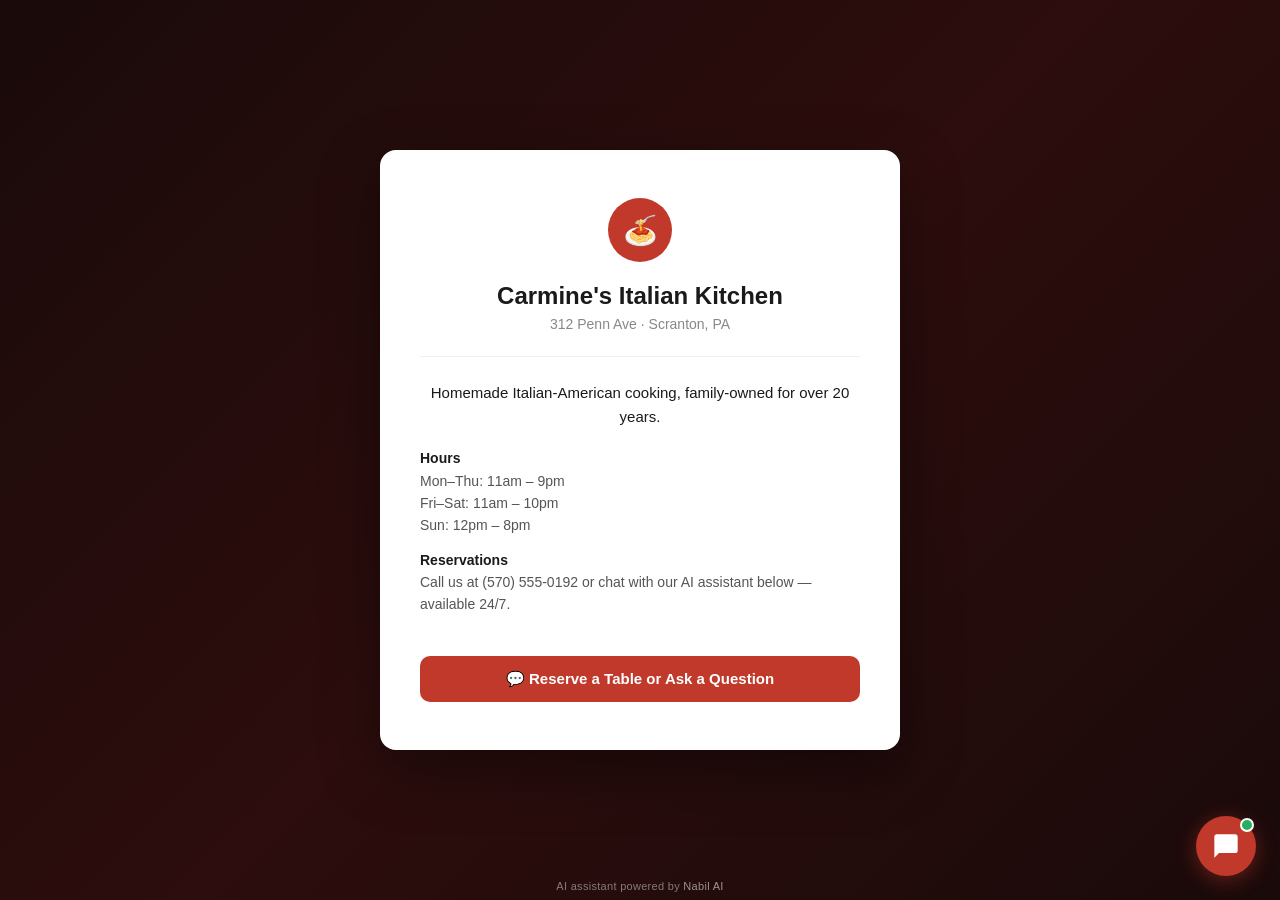
<file: AI Chatbot/carmines-italian-kitchen-scranton/index.html>
<!DOCTYPE html>
<html lang="en">
<head>
  <meta charset="UTF-8" />
  <meta name="viewport" content="width=device-width, initial-scale=1.0" />
  <title>Carmine's Italian Kitchen — AI Assistant Demo</title>
  <link rel="stylesheet" href="style.css" />
</head>
<body>

  <!-- Restaurant landing page -->
  <div class="demo-page">
    <div class="demo-card">
      <div class="demo-logo">🍝</div>
      <h1>Carmine's Italian Kitchen</h1>
      <p class="subtitle">312 Penn Ave · Scranton, PA</p>

      <div class="demo-info">
        <p style="text-align:center; font-size:15px; color:#1a1a1a; font-weight:500; margin-bottom:18px;">
          Homemade Italian-American cooking, family-owned for over 20 years.
        </p>
        <p><strong>Hours</strong><br>
          Mon–Thu: 11am – 9pm<br>
          Fri–Sat: 11am – 10pm<br>
          Sun: 12pm – 8pm
        </p>
        <p style="margin-top:12px;"><strong>Reservations</strong><br>
          Call us at (570) 555-0192 or chat with our AI assistant below — available 24/7.
        </p>
      </div>

      <button class="demo-cta" onclick="openChat()">
        💬 Reserve a Table or Ask a Question
      </button>
    </div>
  </div>

  <!-- Agency footer -->
  <div class="agency-footer">
    AI assistant powered by <a href="mailto:nabil.hashmi@gmail.com">Nabil AI</a>
  </div>

  <!-- Chat Bubble -->
  <div id="chat-bubble" onclick="toggleChat()">
    <svg class="chat-icon" viewBox="0 0 24 24" xmlns="http://www.w3.org/2000/svg">
      <path d="M20 2H4C2.9 2 2 2.9 2 4v18l4-4h14c1.1 0 2-.9 2-2V4c0-1.1-.9-2-2-2z"/>
    </svg>
    <span class="close-icon">✕</span>
    <div class="notif-dot" id="notif-dot"></div>
  </div>

  <!-- Chat Window -->
  <div id="chat-window">
    <div class="chat-header">
      <div class="chat-header-avatar">🍝</div>
      <div class="chat-header-info">
        <div class="chat-header-name">Carmine's Italian Kitchen</div>
        <div class="chat-header-status">
          <span class="status-dot"></span> AI Assistant · Online now
        </div>
      </div>
    </div>

    <div class="chat-messages" id="chat-messages"></div>

    <div class="chat-input-area">
      <input
        type="text"
        id="chat-input"
        placeholder="Type a message..."
        autocomplete="off"
        onkeydown="handleKey(event)"
      />
      <button id="send-btn" onclick="handleSend()">
        <svg viewBox="0 0 24 24" xmlns="http://www.w3.org/2000/svg">
          <path d="M2.01 21L23 12 2.01 3 2 10l15 2-15 2z"/>
        </svg>
      </button>
    </div>
  </div>

  <script src="script.js"></script>
</body>
</html>
</file>
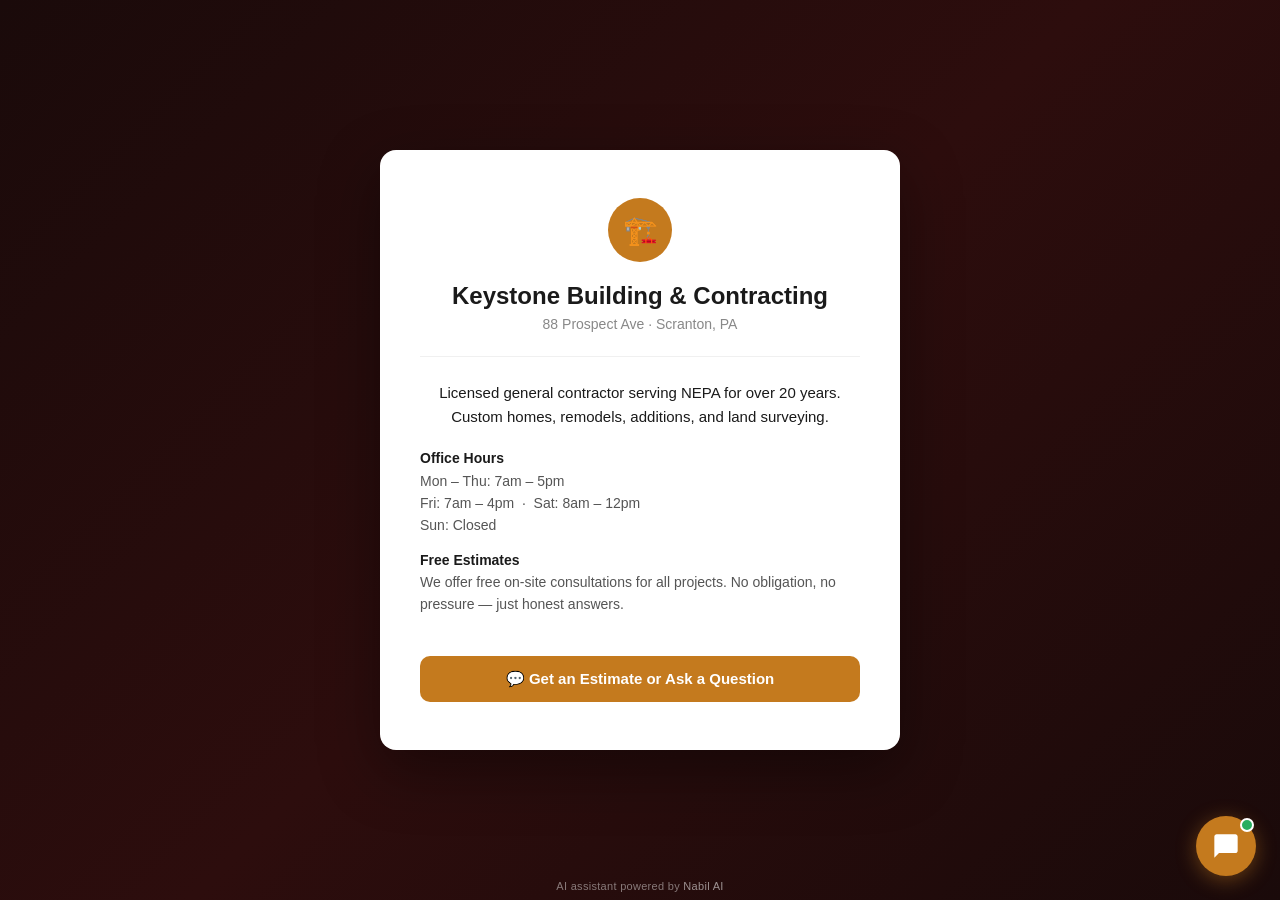
<file: AI Chatbot/keystone-contracting-scranton/index.html>
<!DOCTYPE html>
<html lang="en">
<head>
  <meta charset="UTF-8" />
  <meta name="viewport" content="width=device-width, initial-scale=1.0" />
  <title>Keystone Building & Contracting — AI Assistant Demo</title>
  <link rel="stylesheet" href="style.css" />
</head>
<body>
  <div class="demo-page">
    <div class="demo-card">
      <div class="demo-logo">🏗️</div>
      <h1>Keystone Building & Contracting</h1>
      <p class="subtitle">88 Prospect Ave · Scranton, PA</p>
      <div class="demo-info">
        <p style="text-align:center; font-size:15px; color:#1a1a1a; font-weight:500; margin-bottom:18px;">
          Licensed general contractor serving NEPA for over 20 years. Custom homes, remodels, additions, and land surveying.
        </p>
        <p><strong>Office Hours</strong><br>
          Mon – Thu: 7am – 5pm<br>
          Fri: 7am – 4pm &nbsp;·&nbsp; Sat: 8am – 12pm<br>
          Sun: Closed
        </p>
        <p style="margin-top:12px;"><strong>Free Estimates</strong><br>
          We offer free on-site consultations for all projects. No obligation, no pressure — just honest answers.
        </p>
      </div>
      <button class="demo-cta" onclick="openChat()">
        💬 Get an Estimate or Ask a Question
      </button>
    </div>
  </div>

  <div id="chat-bubble" onclick="toggleChat()">
    <svg class="chat-icon" viewBox="0 0 24 24" xmlns="http://www.w3.org/2000/svg">
      <path d="M20 2H4C2.9 2 2 2.9 2 4v18l4-4h14c1.1 0 2-.9 2-2V4c0-1.1-.9-2-2-2z"/>
    </svg>
    <span class="close-icon">✕</span>
    <div class="notif-dot" id="notif-dot"></div>
  </div>

  <div id="chat-window">
    <div class="chat-header">
      <div class="chat-header-avatar">🏗️</div>
      <div class="chat-header-info">
        <div class="chat-header-name">Keystone Building & Contracting</div>
        <div class="chat-header-status">
          <span class="status-dot"></span> AI Assistant · Online now
        </div>
      </div>
    </div>
    <div class="chat-messages" id="chat-messages"></div>
    <div class="chat-input-area">
      <input type="text" id="chat-input" placeholder="Type a message..." autocomplete="off" onkeydown="handleKey(event)" />
      <button id="send-btn" onclick="handleSend()">
        <svg viewBox="0 0 24 24" xmlns="http://www.w3.org/2000/svg"><path d="M2.01 21L23 12 2.01 3 2 10l15 2-15 2z"/></svg>
      </button>
    </div>
  </div>

  <div class="agency-footer">AI assistant powered by <a href="mailto:nabil.hashmi@gmail.com">Nabil AI</a></div>
  <script src="script.js"></script>
</body>
</html>
</file>
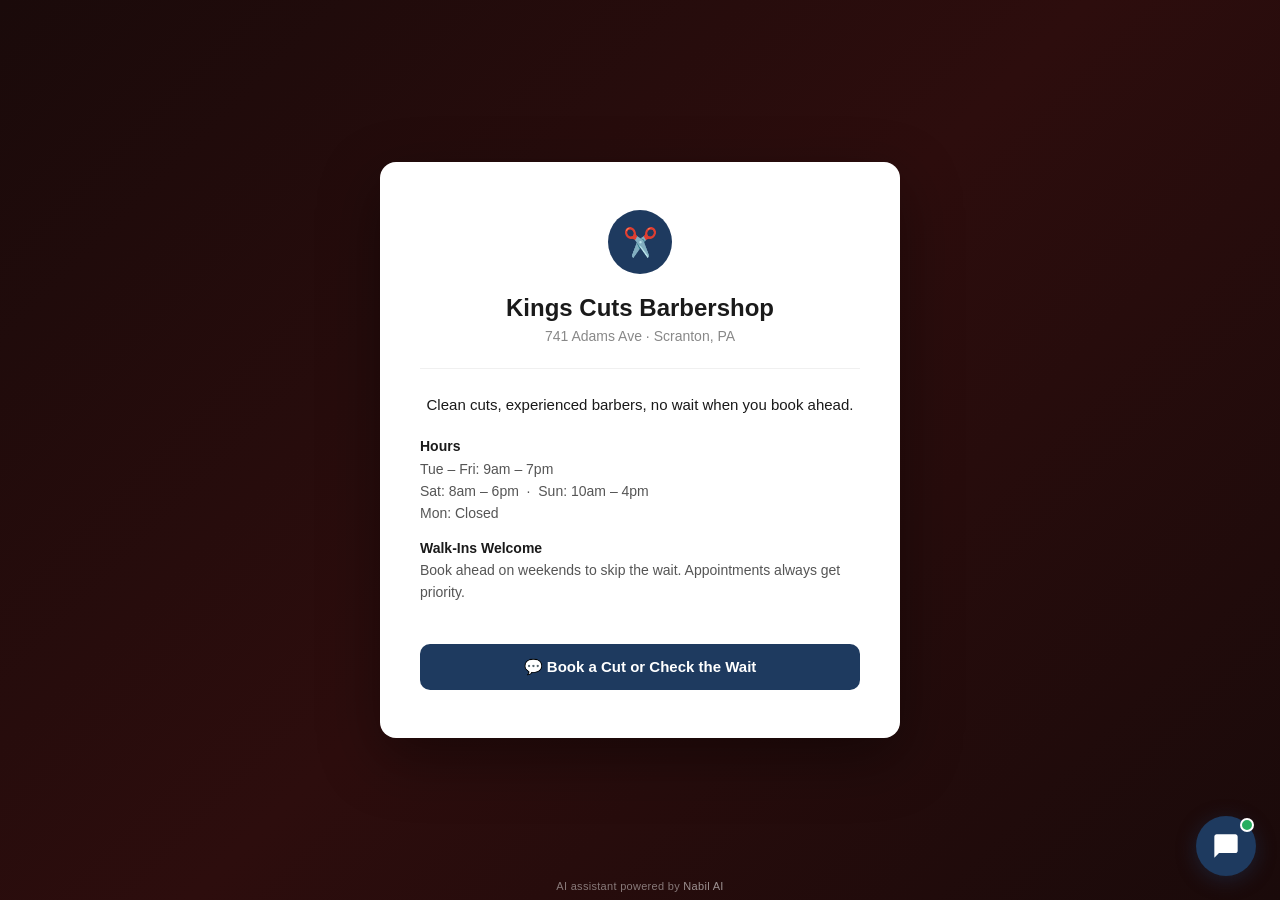
<file: AI Chatbot/kings-cuts-barbershop-scranton/index.html>
<!DOCTYPE html>
<html lang="en">
<head>
  <meta charset="UTF-8" />
  <meta name="viewport" content="width=device-width, initial-scale=1.0" />
  <title>Kings Cuts Barbershop — AI Assistant Demo</title>
  <link rel="stylesheet" href="style.css" />
</head>
<body>
  <div class="demo-page">
    <div class="demo-card">
      <div class="demo-logo">✂️</div>
      <h1>Kings Cuts Barbershop</h1>
      <p class="subtitle">741 Adams Ave · Scranton, PA</p>
      <div class="demo-info">
        <p style="text-align:center; font-size:15px; color:#1a1a1a; font-weight:500; margin-bottom:18px;">
          Clean cuts, experienced barbers, no wait when you book ahead.
        </p>
        <p><strong>Hours</strong><br>
          Tue – Fri: 9am – 7pm<br>
          Sat: 8am – 6pm &nbsp;·&nbsp; Sun: 10am – 4pm<br>
          Mon: Closed
        </p>
        <p style="margin-top:12px;"><strong>Walk-Ins Welcome</strong><br>
          Book ahead on weekends to skip the wait. Appointments always get priority.
        </p>
      </div>
      <button class="demo-cta" onclick="openChat()">
        💬 Book a Cut or Check the Wait
      </button>
    </div>
  </div>

  <div id="chat-bubble" onclick="toggleChat()">
    <svg class="chat-icon" viewBox="0 0 24 24" xmlns="http://www.w3.org/2000/svg">
      <path d="M20 2H4C2.9 2 2 2.9 2 4v18l4-4h14c1.1 0 2-.9 2-2V4c0-1.1-.9-2-2-2z"/>
    </svg>
    <span class="close-icon">✕</span>
    <div class="notif-dot" id="notif-dot"></div>
  </div>

  <div id="chat-window">
    <div class="chat-header">
      <div class="chat-header-avatar">✂️</div>
      <div class="chat-header-info">
        <div class="chat-header-name">Kings Cuts Barbershop</div>
        <div class="chat-header-status">
          <span class="status-dot"></span> AI Assistant · Online now
        </div>
      </div>
    </div>
    <div class="chat-messages" id="chat-messages"></div>
    <div class="chat-input-area">
      <input type="text" id="chat-input" placeholder="Type a message..." autocomplete="off" onkeydown="handleKey(event)" />
      <button id="send-btn" onclick="handleSend()">
        <svg viewBox="0 0 24 24" xmlns="http://www.w3.org/2000/svg"><path d="M2.01 21L23 12 2.01 3 2 10l15 2-15 2z"/></svg>
      </button>
    </div>
  </div>

  <div class="agency-footer">AI assistant powered by <a href="mailto:nabil.hashmi@gmail.com">Nabil AI</a></div>
  <script src="script.js"></script>
</body>
</html>
</file>
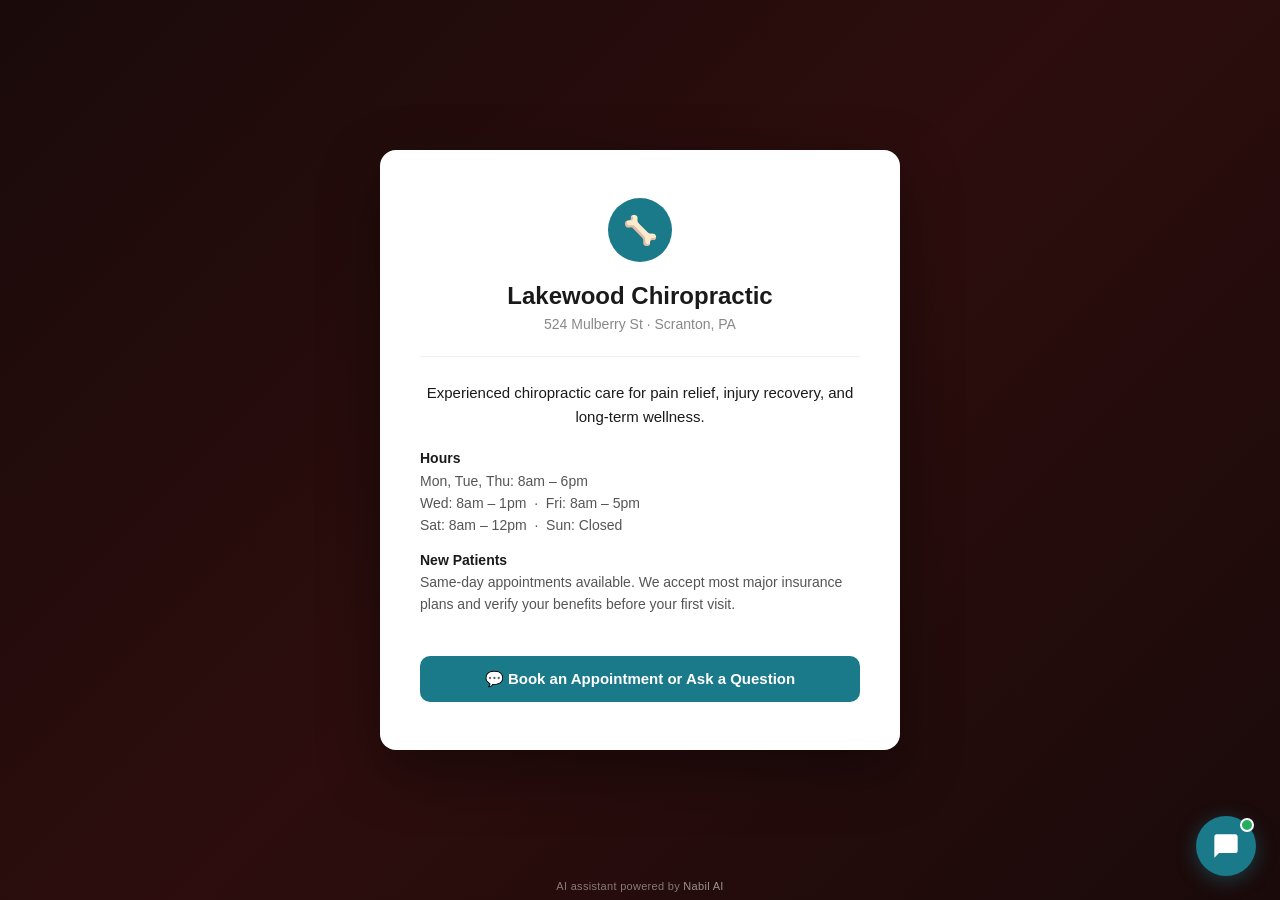
<file: AI Chatbot/lakewood-chiropractic-scranton/index.html>
<!DOCTYPE html>
<html lang="en">
<head>
  <meta charset="UTF-8" />
  <meta name="viewport" content="width=device-width, initial-scale=1.0" />
  <title>Lakewood Chiropractic — AI Assistant Demo</title>
  <link rel="stylesheet" href="style.css" />
</head>
<body>
  <div class="demo-page">
    <div class="demo-card">
      <div class="demo-logo">🦴</div>
      <h1>Lakewood Chiropractic</h1>
      <p class="subtitle">524 Mulberry St · Scranton, PA</p>
      <div class="demo-info">
        <p style="text-align:center; font-size:15px; color:#1a1a1a; font-weight:500; margin-bottom:18px;">
          Experienced chiropractic care for pain relief, injury recovery, and long-term wellness.
        </p>
        <p><strong>Hours</strong><br>
          Mon, Tue, Thu: 8am – 6pm<br>
          Wed: 8am – 1pm &nbsp;·&nbsp; Fri: 8am – 5pm<br>
          Sat: 8am – 12pm &nbsp;·&nbsp; Sun: Closed
        </p>
        <p style="margin-top:12px;"><strong>New Patients</strong><br>
          Same-day appointments available. We accept most major insurance plans and verify your benefits before your first visit.
        </p>
      </div>
      <button class="demo-cta" onclick="openChat()">
        💬 Book an Appointment or Ask a Question
      </button>
    </div>
  </div>

  <div id="chat-bubble" onclick="toggleChat()">
    <svg class="chat-icon" viewBox="0 0 24 24" xmlns="http://www.w3.org/2000/svg">
      <path d="M20 2H4C2.9 2 2 2.9 2 4v18l4-4h14c1.1 0 2-.9 2-2V4c0-1.1-.9-2-2-2z"/>
    </svg>
    <span class="close-icon">✕</span>
    <div class="notif-dot" id="notif-dot"></div>
  </div>

  <div id="chat-window">
    <div class="chat-header">
      <div class="chat-header-avatar">🦴</div>
      <div class="chat-header-info">
        <div class="chat-header-name">Lakewood Chiropractic</div>
        <div class="chat-header-status">
          <span class="status-dot"></span> AI Assistant · Online now
        </div>
      </div>
    </div>
    <div class="chat-messages" id="chat-messages"></div>
    <div class="chat-input-area">
      <input type="text" id="chat-input" placeholder="Type a message..." autocomplete="off" onkeydown="handleKey(event)" />
      <button id="send-btn" onclick="handleSend()">
        <svg viewBox="0 0 24 24" xmlns="http://www.w3.org/2000/svg"><path d="M2.01 21L23 12 2.01 3 2 10l15 2-15 2z"/></svg>
      </button>
    </div>
  </div>

  <div class="agency-footer">AI assistant powered by <a href="mailto:nabil.hashmi@gmail.com">Nabil AI</a></div>
  <script src="script.js"></script>
</body>
</html>
</file>
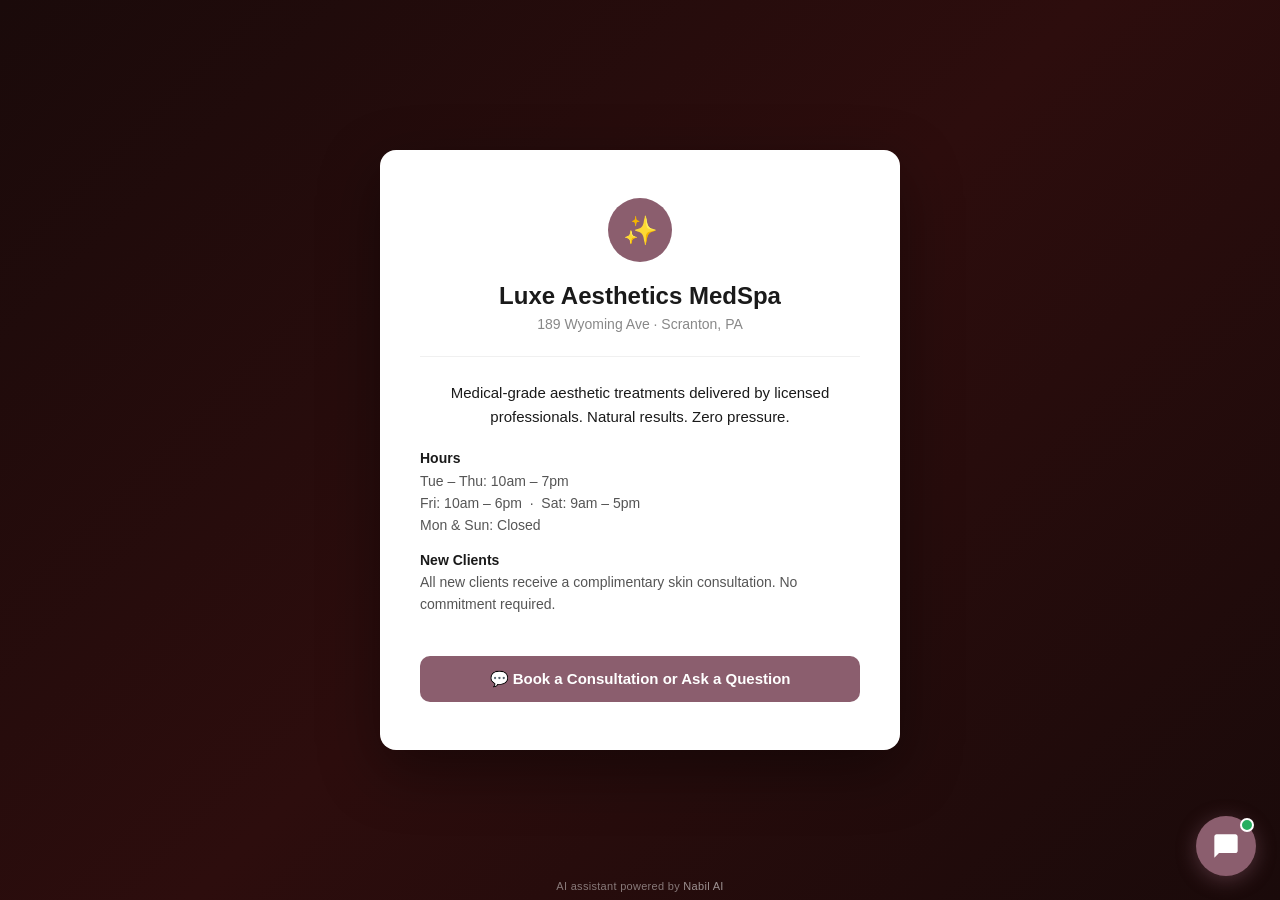
<file: AI Chatbot/luxe-aesthetics-medspa-scranton/index.html>
<!DOCTYPE html>
<html lang="en">
<head>
  <meta charset="UTF-8" />
  <meta name="viewport" content="width=device-width, initial-scale=1.0" />
  <title>Luxe Aesthetics MedSpa — AI Assistant Demo</title>
  <link rel="stylesheet" href="style.css" />
</head>
<body>
  <div class="demo-page">
    <div class="demo-card">
      <div class="demo-logo">✨</div>
      <h1>Luxe Aesthetics MedSpa</h1>
      <p class="subtitle">189 Wyoming Ave · Scranton, PA</p>
      <div class="demo-info">
        <p style="text-align:center; font-size:15px; color:#1a1a1a; font-weight:500; margin-bottom:18px;">
          Medical-grade aesthetic treatments delivered by licensed professionals. Natural results. Zero pressure.
        </p>
        <p><strong>Hours</strong><br>
          Tue – Thu: 10am – 7pm<br>
          Fri: 10am – 6pm &nbsp;·&nbsp; Sat: 9am – 5pm<br>
          Mon & Sun: Closed
        </p>
        <p style="margin-top:12px;"><strong>New Clients</strong><br>
          All new clients receive a complimentary skin consultation. No commitment required.
        </p>
      </div>
      <button class="demo-cta" onclick="openChat()">
        💬 Book a Consultation or Ask a Question
      </button>
    </div>
  </div>

  <div id="chat-bubble" onclick="toggleChat()">
    <svg class="chat-icon" viewBox="0 0 24 24" xmlns="http://www.w3.org/2000/svg">
      <path d="M20 2H4C2.9 2 2 2.9 2 4v18l4-4h14c1.1 0 2-.9 2-2V4c0-1.1-.9-2-2-2z"/>
    </svg>
    <span class="close-icon">✕</span>
    <div class="notif-dot" id="notif-dot"></div>
  </div>

  <div id="chat-window">
    <div class="chat-header">
      <div class="chat-header-avatar">✨</div>
      <div class="chat-header-info">
        <div class="chat-header-name">Luxe Aesthetics MedSpa</div>
        <div class="chat-header-status">
          <span class="status-dot"></span> AI Assistant · Online now
        </div>
      </div>
    </div>
    <div class="chat-messages" id="chat-messages"></div>
    <div class="chat-input-area">
      <input type="text" id="chat-input" placeholder="Type a message..." autocomplete="off" onkeydown="handleKey(event)" />
      <button id="send-btn" onclick="handleSend()">
        <svg viewBox="0 0 24 24" xmlns="http://www.w3.org/2000/svg"><path d="M2.01 21L23 12 2.01 3 2 10l15 2-15 2z"/></svg>
      </button>
    </div>
  </div>

  <div class="agency-footer">AI assistant powered by <a href="mailto:nabil.hashmi@gmail.com">Nabil AI</a></div>
  <script src="script.js"></script>
</body>
</html>
</file>
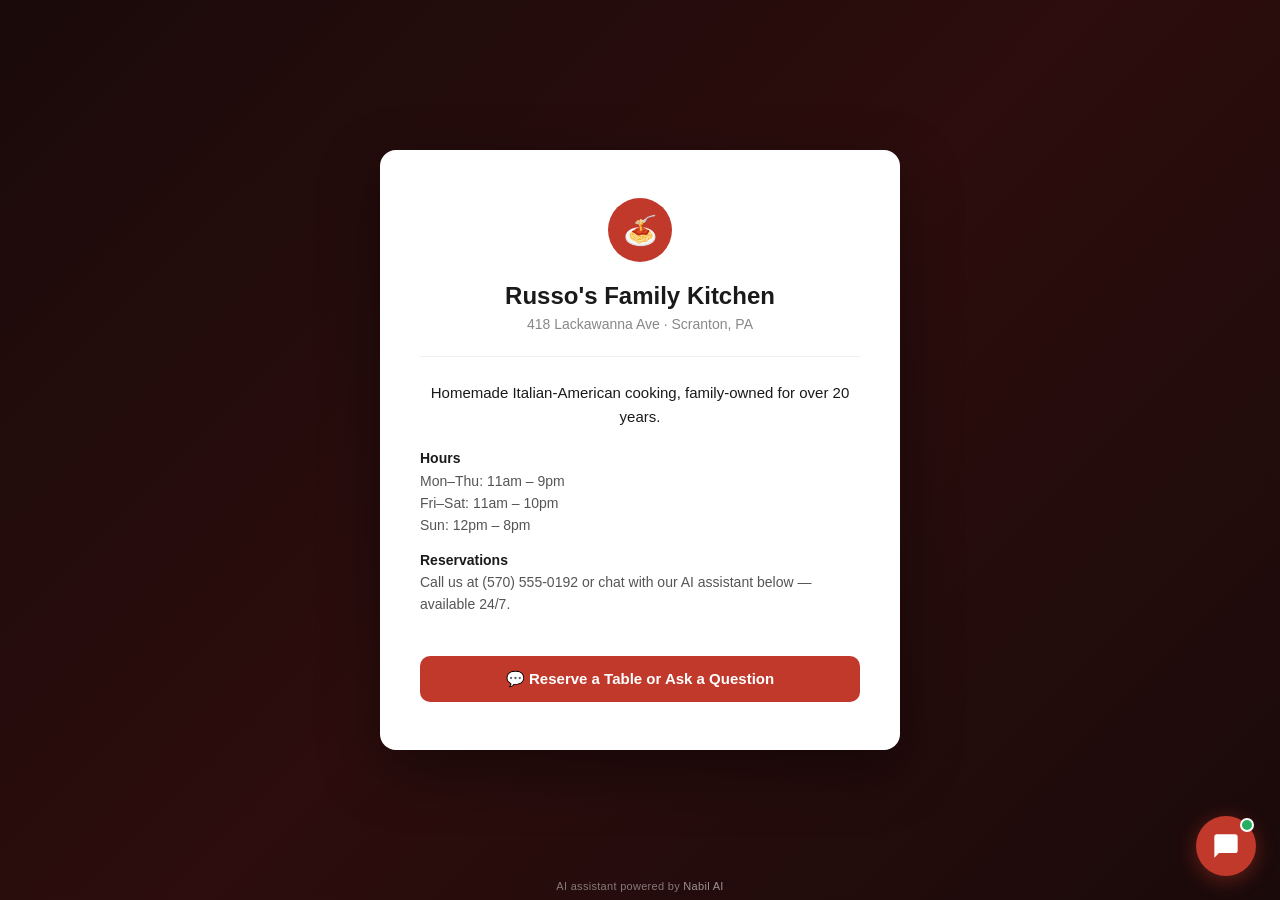
<file: AI Chatbot/russos-family-kitchen-scranton/index.html>
<!DOCTYPE html>
<html lang="en">
<head>
  <meta charset="UTF-8" />
  <meta name="viewport" content="width=device-width, initial-scale=1.0" />
  <title>Russo's Family Kitchen — AI Assistant Demo</title>
  <link rel="stylesheet" href="style.css" />
</head>
<body>

  <!-- Restaurant landing page -->
  <div class="demo-page">
    <div class="demo-card">
      <div class="demo-logo">🍝</div>
      <h1>Russo's Family Kitchen</h1>
      <p class="subtitle">418 Lackawanna Ave · Scranton, PA</p>

      <div class="demo-info">
        <p style="text-align:center; font-size:15px; color:#1a1a1a; font-weight:500; margin-bottom:18px;">
          Homemade Italian-American cooking, family-owned for over 20 years.
        </p>
        <p><strong>Hours</strong><br>
          Mon–Thu: 11am – 9pm<br>
          Fri–Sat: 11am – 10pm<br>
          Sun: 12pm – 8pm
        </p>
        <p style="margin-top:12px;"><strong>Reservations</strong><br>
          Call us at (570) 555-0192 or chat with our AI assistant below — available 24/7.
        </p>
      </div>

      <button class="demo-cta" onclick="openChat()">
        💬 Reserve a Table or Ask a Question
      </button>
    </div>
  </div>

  <!-- Agency footer -->
  <div class="agency-footer">
    AI assistant powered by <a href="mailto:nabil.hashmi@gmail.com">Nabil AI</a>
  </div>

  <!-- Chat Bubble -->
  <div id="chat-bubble" onclick="toggleChat()">
    <svg class="chat-icon" viewBox="0 0 24 24" xmlns="http://www.w3.org/2000/svg">
      <path d="M20 2H4C2.9 2 2 2.9 2 4v18l4-4h14c1.1 0 2-.9 2-2V4c0-1.1-.9-2-2-2z"/>
    </svg>
    <span class="close-icon">✕</span>
    <div class="notif-dot" id="notif-dot"></div>
  </div>

  <!-- Chat Window -->
  <div id="chat-window">
    <div class="chat-header">
      <div class="chat-header-avatar">🍝</div>
      <div class="chat-header-info">
        <div class="chat-header-name">Russo's Family Kitchen</div>
        <div class="chat-header-status">
          <span class="status-dot"></span> AI Assistant · Online now
        </div>
      </div>
    </div>

    <div class="chat-messages" id="chat-messages"></div>

    <div class="chat-input-area">
      <input
        type="text"
        id="chat-input"
        placeholder="Type a message..."
        autocomplete="off"
        onkeydown="handleKey(event)"
      />
      <button id="send-btn" onclick="handleSend()">
        <svg viewBox="0 0 24 24" xmlns="http://www.w3.org/2000/svg">
          <path d="M2.01 21L23 12 2.01 3 2 10l15 2-15 2z"/>
        </svg>
      </button>
    </div>
  </div>

  <script src="script.js"></script>
</body>
</html>
</file>
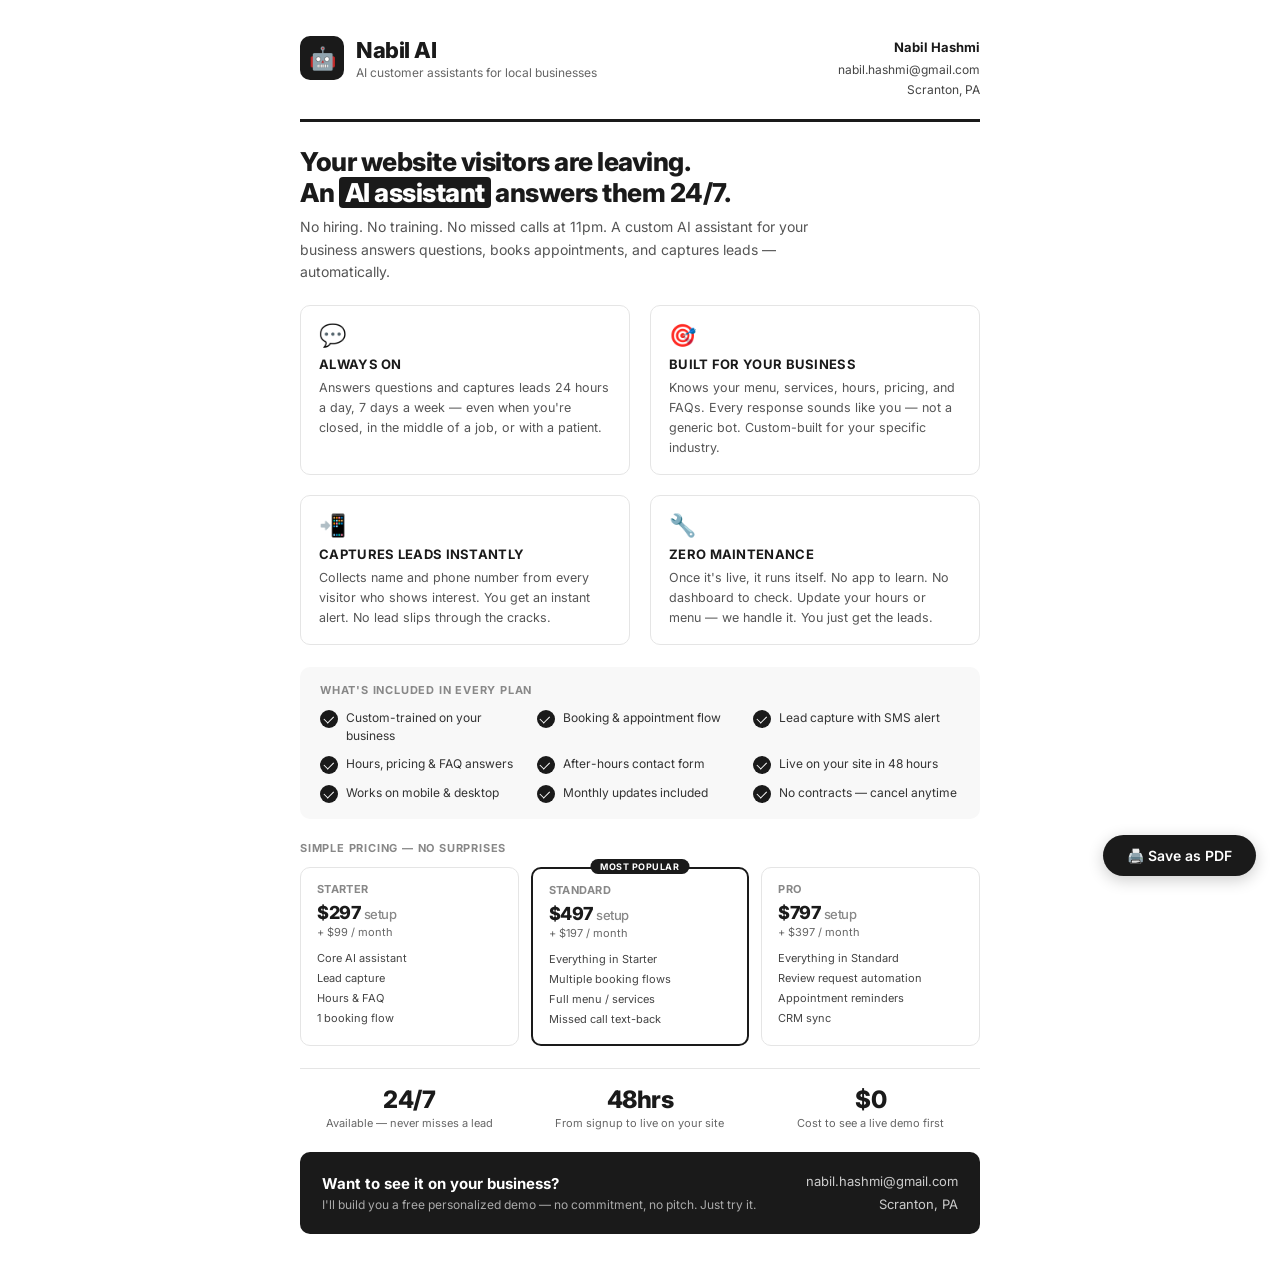
<file: sales/leave-behind.html>
<!DOCTYPE html>
<html lang="en">
<head>
  <meta charset="UTF-8" />
  <meta name="viewport" content="width=device-width, initial-scale=1.0" />
  <title>Nabil AI — Sales Leave-Behind</title>
  <style>
    @import url('https://fonts.googleapis.com/css2?family=Inter:wght@400;500;600;700;800&display=swap');

    * { margin: 0; padding: 0; box-sizing: border-box; }

    body {
      font-family: 'Inter', -apple-system, BlinkMacSystemFont, sans-serif;
      background: #ffffff;
      color: #1a1a1a;
    }

    /* ─── Print: one page ─────────────────────────── */
    @page {
      size: letter;
      margin: 0.5in;
    }

    @media print {
      body { background: white; }
      .no-print { display: none; }
    }

    /* ─── Screen wrapper ──────────────────────────── */
    .page {
      max-width: 760px;
      margin: 0 auto;
      padding: 36px 40px;
      min-height: 100vh;
    }

    /* ─── Header ──────────────────────────────────── */
    .header {
      display: flex;
      justify-content: space-between;
      align-items: flex-start;
      border-bottom: 3px solid #1a1a1a;
      padding-bottom: 18px;
      margin-bottom: 24px;
    }

    .brand {
      display: flex;
      align-items: center;
      gap: 12px;
    }

    .brand-mark {
      width: 44px;
      height: 44px;
      background: #1a1a1a;
      border-radius: 10px;
      display: flex;
      align-items: center;
      justify-content: center;
      font-size: 22px;
    }

    .brand-text h1 {
      font-size: 22px;
      font-weight: 800;
      letter-spacing: -0.5px;
    }

    .brand-text p {
      font-size: 12px;
      color: #666;
      margin-top: 2px;
    }

    .header-contact {
      text-align: right;
      font-size: 12px;
      color: #444;
      line-height: 1.7;
    }

    .header-contact strong {
      display: block;
      font-size: 13px;
      font-weight: 700;
      color: #1a1a1a;
      margin-bottom: 2px;
    }

    /* ─── Headline ────────────────────────────────── */
    .headline {
      margin-bottom: 22px;
    }

    .headline h2 {
      font-size: 26px;
      font-weight: 800;
      line-height: 1.2;
      letter-spacing: -0.5px;
      margin-bottom: 8px;
    }

    .headline h2 span {
      background: #1a1a1a;
      color: white;
      padding: 0 6px;
      border-radius: 4px;
    }

    .headline p {
      font-size: 14px;
      color: #555;
      line-height: 1.6;
      max-width: 540px;
    }

    /* ─── Two-column layout ───────────────────────── */
    .two-col {
      display: grid;
      grid-template-columns: 1fr 1fr;
      gap: 20px;
      margin-bottom: 22px;
    }

    /* ─── Feature cards ───────────────────────────── */
    .card {
      border: 1.5px solid #e5e5e5;
      border-radius: 10px;
      padding: 16px 18px;
    }

    .card-icon {
      font-size: 22px;
      margin-bottom: 8px;
    }

    .card h3 {
      font-size: 13px;
      font-weight: 700;
      letter-spacing: 0.3px;
      text-transform: uppercase;
      margin-bottom: 6px;
      color: #1a1a1a;
    }

    .card p {
      font-size: 12.5px;
      color: #555;
      line-height: 1.6;
    }

    /* ─── What's included strip ───────────────────── */
    .included {
      background: #f8f8f8;
      border-radius: 10px;
      padding: 16px 20px;
      margin-bottom: 22px;
    }

    .included h3 {
      font-size: 11px;
      font-weight: 700;
      text-transform: uppercase;
      letter-spacing: 0.8px;
      color: #888;
      margin-bottom: 12px;
    }

    .included-items {
      display: grid;
      grid-template-columns: repeat(3, 1fr);
      gap: 10px;
    }

    .included-item {
      display: flex;
      align-items: flex-start;
      gap: 8px;
    }

    .check {
      width: 18px;
      height: 18px;
      background: #1a1a1a;
      border-radius: 50%;
      display: flex;
      align-items: center;
      justify-content: center;
      flex-shrink: 0;
      margin-top: 1px;
    }

    .check::after {
      content: '';
      width: 8px;
      height: 5px;
      border-left: 1.5px solid white;
      border-bottom: 1.5px solid white;
      transform: rotate(-45deg) translateY(-1px);
      display: block;
    }

    .included-item span {
      font-size: 12px;
      color: #333;
      line-height: 1.5;
    }

    /* ─── Pricing ─────────────────────────────────── */
    .pricing {
      margin-bottom: 22px;
    }

    .pricing h3 {
      font-size: 11px;
      font-weight: 700;
      text-transform: uppercase;
      letter-spacing: 0.8px;
      color: #888;
      margin-bottom: 12px;
    }

    .pricing-tiers {
      display: grid;
      grid-template-columns: repeat(3, 1fr);
      gap: 12px;
    }

    .tier {
      border: 1.5px solid #e5e5e5;
      border-radius: 10px;
      padding: 14px 16px;
      position: relative;
    }

    .tier.featured {
      border-color: #1a1a1a;
      border-width: 2px;
    }

    .tier-badge {
      position: absolute;
      top: -10px;
      left: 50%;
      transform: translateX(-50%);
      background: #1a1a1a;
      color: white;
      font-size: 9px;
      font-weight: 700;
      padding: 2px 10px;
      border-radius: 20px;
      text-transform: uppercase;
      letter-spacing: 0.5px;
      white-space: nowrap;
    }

    .tier-name {
      font-size: 11px;
      font-weight: 700;
      text-transform: uppercase;
      color: #888;
      margin-bottom: 6px;
      letter-spacing: 0.3px;
    }

    .tier-setup {
      font-size: 18px;
      font-weight: 800;
      letter-spacing: -0.5px;
      margin-bottom: 2px;
    }

    .tier-monthly {
      font-size: 11px;
      color: #666;
      margin-bottom: 10px;
    }

    .tier-features {
      list-style: none;
      font-size: 11px;
      color: #444;
      line-height: 1.8;
    }

    /* ─── Social proof strip ──────────────────────── */
    .proof {
      border-top: 1.5px solid #e5e5e5;
      padding-top: 16px;
      margin-bottom: 22px;
    }

    .proof-grid {
      display: grid;
      grid-template-columns: repeat(3, 1fr);
      gap: 12px;
    }

    .proof-stat {
      text-align: center;
    }

    .proof-stat .number {
      font-size: 24px;
      font-weight: 800;
      letter-spacing: -0.5px;
    }

    .proof-stat .label {
      font-size: 11px;
      color: #666;
      margin-top: 2px;
    }

    /* ─── CTA footer ──────────────────────────────── */
    .cta-footer {
      background: #1a1a1a;
      color: white;
      border-radius: 10px;
      padding: 18px 22px;
      display: flex;
      justify-content: space-between;
      align-items: center;
    }

    .cta-footer h3 {
      font-size: 15px;
      font-weight: 700;
      margin-bottom: 4px;
    }

    .cta-footer p {
      font-size: 12px;
      color: #aaa;
    }

    .cta-pill {
      background: white;
      color: #1a1a1a;
      padding: 10px 22px;
      border-radius: 50px;
      font-size: 13px;
      font-weight: 700;
      white-space: nowrap;
      text-decoration: none;
    }

    /* ─── Print button ────────────────────────────── */
    .print-btn {
      position: fixed;
      bottom: 24px;
      right: 24px;
      background: #1a1a1a;
      color: white;
      border: none;
      padding: 12px 24px;
      border-radius: 50px;
      font-size: 14px;
      font-weight: 600;
      cursor: pointer;
      font-family: inherit;
      box-shadow: 0 4px 16px rgba(0,0,0,0.2);
    }
  </style>
</head>
<body>

<div class="page">

  <!-- Header -->
  <div class="header">
    <div class="brand">
      <div class="brand-mark">🤖</div>
      <div class="brand-text">
        <h1>Nabil AI</h1>
        <p>AI customer assistants for local businesses</p>
      </div>
    </div>
    <div class="header-contact">
      <strong>Nabil Hashmi</strong>
      nabil.hashmi@gmail.com<br>
      Scranton, PA
    </div>
  </div>

  <!-- Headline -->
  <div class="headline">
    <h2>Your website visitors are leaving.<br>An <span>AI assistant</span> answers them 24/7.</h2>
    <p>No hiring. No training. No missed calls at 11pm. A custom AI assistant for your business answers questions, books appointments, and captures leads — automatically.</p>
  </div>

  <!-- Feature cards -->
  <div class="two-col" style="margin-bottom: 22px;">
    <div class="card">
      <div class="card-icon">💬</div>
      <h3>Always On</h3>
      <p>Answers questions and captures leads 24 hours a day, 7 days a week — even when you're closed, in the middle of a job, or with a patient.</p>
    </div>
    <div class="card">
      <div class="card-icon">🎯</div>
      <h3>Built for Your Business</h3>
      <p>Knows your menu, services, hours, pricing, and FAQs. Every response sounds like you — not a generic bot. Custom-built for your specific industry.</p>
    </div>
    <div class="card">
      <div class="card-icon">📲</div>
      <h3>Captures Leads Instantly</h3>
      <p>Collects name and phone number from every visitor who shows interest. You get an instant alert. No lead slips through the cracks.</p>
    </div>
    <div class="card">
      <div class="card-icon">🔧</div>
      <h3>Zero Maintenance</h3>
      <p>Once it's live, it runs itself. No app to learn. No dashboard to check. Update your hours or menu — we handle it. You just get the leads.</p>
    </div>
  </div>

  <!-- What's included -->
  <div class="included">
    <h3>What's included in every plan</h3>
    <div class="included-items">
      <div class="included-item">
        <div class="check"></div>
        <span>Custom-trained on your business</span>
      </div>
      <div class="included-item">
        <div class="check"></div>
        <span>Booking &amp; appointment flow</span>
      </div>
      <div class="included-item">
        <div class="check"></div>
        <span>Lead capture with SMS alert</span>
      </div>
      <div class="included-item">
        <div class="check"></div>
        <span>Hours, pricing &amp; FAQ answers</span>
      </div>
      <div class="included-item">
        <div class="check"></div>
        <span>After-hours contact form</span>
      </div>
      <div class="included-item">
        <div class="check"></div>
        <span>Live on your site in 48 hours</span>
      </div>
      <div class="included-item">
        <div class="check"></div>
        <span>Works on mobile &amp; desktop</span>
      </div>
      <div class="included-item">
        <div class="check"></div>
        <span>Monthly updates included</span>
      </div>
      <div class="included-item">
        <div class="check"></div>
        <span>No contracts — cancel anytime</span>
      </div>
    </div>
  </div>

  <!-- Pricing -->
  <div class="pricing">
    <h3>Simple pricing — no surprises</h3>
    <div class="pricing-tiers">
      <div class="tier">
        <div class="tier-name">Starter</div>
        <div class="tier-setup">$297 <span style="font-size:13px;font-weight:500;color:#888">setup</span></div>
        <div class="tier-monthly">+ $99 / month</div>
        <ul class="tier-features">
          <li>Core AI assistant</li>
          <li>Lead capture</li>
          <li>Hours &amp; FAQ</li>
          <li>1 booking flow</li>
        </ul>
      </div>
      <div class="tier featured">
        <div class="tier-badge">Most Popular</div>
        <div class="tier-name">Standard</div>
        <div class="tier-setup">$497 <span style="font-size:13px;font-weight:500;color:#888">setup</span></div>
        <div class="tier-monthly">+ $197 / month</div>
        <ul class="tier-features">
          <li>Everything in Starter</li>
          <li>Multiple booking flows</li>
          <li>Full menu / services</li>
          <li>Missed call text-back</li>
        </ul>
      </div>
      <div class="tier">
        <div class="tier-name">Pro</div>
        <div class="tier-setup">$797 <span style="font-size:13px;font-weight:500;color:#888">setup</span></div>
        <div class="tier-monthly">+ $397 / month</div>
        <ul class="tier-features">
          <li>Everything in Standard</li>
          <li>Review request automation</li>
          <li>Appointment reminders</li>
          <li>CRM sync</li>
        </ul>
      </div>
    </div>
  </div>

  <!-- Social proof stats -->
  <div class="proof">
    <div class="proof-grid">
      <div class="proof-stat">
        <div class="number">24/7</div>
        <div class="label">Available — never misses a lead</div>
      </div>
      <div class="proof-stat">
        <div class="number">48hrs</div>
        <div class="label">From signup to live on your site</div>
      </div>
      <div class="proof-stat">
        <div class="number">$0</div>
        <div class="label">Cost to see a live demo first</div>
      </div>
    </div>
  </div>

  <!-- CTA footer -->
  <div class="cta-footer">
    <div>
      <h3>Want to see it on your business?</h3>
      <p>I'll build you a free personalized demo — no commitment, no pitch. Just try it.</p>
    </div>
    <div style="font-size:13px; color:#ccc; text-align:right; line-height:1.8;">
      nabil.hashmi@gmail.com<br>
      Scranton, PA
    </div>
  </div>

</div>

<button class="print-btn no-print" onclick="window.print()">🖨️ Save as PDF</button>

</body>
</html>
</file>
<file: AI Chatbot/carmines-italian-kitchen-scranton/style.css>
*, *::before, *::after {
  box-sizing: border-box;
  margin: 0;
  padding: 0;
}

body {
  font-family: -apple-system, BlinkMacSystemFont, 'Segoe UI', Roboto, sans-serif;
  background: #f5f5f5;
}

/* ─── Demo Page Background ─── */
.demo-page {
  min-height: 100vh;
  background: linear-gradient(135deg, #1a0a0a 0%, #2d0d0d 50%, #1a0a0a 100%);
  display: flex;
  align-items: center;
  justify-content: center;
  padding: 40px 20px;
}

.demo-card {
  background: white;
  border-radius: 16px;
  padding: 48px 40px;
  max-width: 520px;
  width: 100%;
  text-align: center;
  box-shadow: 0 20px 60px rgba(0,0,0,0.4);
}

.demo-logo {
  width: 64px;
  height: 64px;
  background: #c0392b;
  border-radius: 50%;
  display: flex;
  align-items: center;
  justify-content: center;
  margin: 0 auto 20px;
  font-size: 28px;
}

.demo-card h1 {
  font-size: 24px;
  font-weight: 700;
  color: #1a1a1a;
  margin-bottom: 6px;
}

.demo-card .subtitle {
  font-size: 14px;
  color: #888;
  margin-bottom: 24px;
}

.demo-badge {
  display: inline-block;
  background: #fef3f2;
  color: #c0392b;
  border: 1px solid #fca5a5;
  border-radius: 20px;
  font-size: 12px;
  font-weight: 600;
  padding: 4px 12px;
  margin-bottom: 32px;
  letter-spacing: 0.5px;
  text-transform: uppercase;
}

.demo-info {
  text-align: left;
  border-top: 1px solid #f0f0f0;
  padding-top: 24px;
}

.demo-info p {
  font-size: 14px;
  color: #555;
  line-height: 1.6;
  margin-bottom: 12px;
}

.demo-info strong {
  color: #1a1a1a;
}

.demo-cta {
  margin-top: 28px;
  background: #c0392b;
  color: white;
  border: none;
  border-radius: 10px;
  padding: 14px 28px;
  font-size: 15px;
  font-weight: 600;
  cursor: pointer;
  width: 100%;
  transition: background 0.2s;
}

.demo-cta:hover {
  background: #a93226;
}

/* ─── Chat Bubble ─── */
#chat-bubble {
  position: fixed;
  bottom: 24px;
  right: 24px;
  width: 60px;
  height: 60px;
  background: #c0392b;
  border-radius: 50%;
  display: flex;
  align-items: center;
  justify-content: center;
  cursor: pointer;
  box-shadow: 0 4px 20px rgba(192, 57, 43, 0.45);
  z-index: 1000;
  transition: transform 0.2s, box-shadow 0.2s;
}

#chat-bubble:hover {
  transform: scale(1.08);
  box-shadow: 0 6px 28px rgba(192, 57, 43, 0.55);
}

#chat-bubble svg {
  width: 28px;
  height: 28px;
  fill: white;
}

#chat-bubble .close-icon {
  display: none;
  font-size: 22px;
  color: white;
  line-height: 1;
}

#chat-bubble.open .chat-icon { display: none; }
#chat-bubble.open .close-icon { display: block; }

/* Notification dot */
.notif-dot {
  position: absolute;
  top: 2px;
  right: 2px;
  width: 14px;
  height: 14px;
  background: #27ae60;
  border-radius: 50%;
  border: 2px solid white;
}

/* ─── Chat Window ─── */
#chat-window {
  position: fixed;
  bottom: 96px;
  right: 24px;
  width: 360px;
  max-height: 520px;
  background: white;
  border-radius: 16px;
  box-shadow: 0 8px 40px rgba(0,0,0,0.18);
  display: flex;
  flex-direction: column;
  z-index: 999;
  overflow: hidden;
  transform: scale(0.95) translateY(10px);
  opacity: 0;
  pointer-events: none;
  transition: transform 0.2s ease, opacity 0.2s ease;
}

#chat-window.open {
  transform: scale(1) translateY(0);
  opacity: 1;
  pointer-events: all;
}

/* Header */
.chat-header {
  background: #c0392b;
  padding: 16px 18px;
  display: flex;
  align-items: center;
  gap: 12px;
  flex-shrink: 0;
}

.chat-header-avatar {
  width: 38px;
  height: 38px;
  background: rgba(255,255,255,0.2);
  border-radius: 50%;
  display: flex;
  align-items: center;
  justify-content: center;
  font-size: 18px;
  flex-shrink: 0;
}

.chat-header-info {
  flex: 1;
}

.chat-header-name {
  font-size: 14px;
  font-weight: 700;
  color: white;
}

.chat-header-status {
  font-size: 11px;
  color: rgba(255,255,255,0.8);
  display: flex;
  align-items: center;
  gap: 4px;
  margin-top: 1px;
}

.status-dot {
  width: 7px;
  height: 7px;
  background: #27ae60;
  border-radius: 50%;
  display: inline-block;
}

/* Messages */
.chat-messages {
  flex: 1;
  overflow-y: auto;
  padding: 16px;
  display: flex;
  flex-direction: column;
  gap: 10px;
  scroll-behavior: smooth;
}

.chat-messages::-webkit-scrollbar {
  width: 4px;
}
.chat-messages::-webkit-scrollbar-track { background: transparent; }
.chat-messages::-webkit-scrollbar-thumb {
  background: #e0e0e0;
  border-radius: 4px;
}

/* Message bubbles */
.msg {
  max-width: 82%;
  line-height: 1.5;
  font-size: 14px;
  animation: msgIn 0.15s ease;
}

@keyframes msgIn {
  from { opacity: 0; transform: translateY(6px); }
  to   { opacity: 1; transform: translateY(0); }
}

.msg.bot {
  align-self: flex-start;
}

.msg.user {
  align-self: flex-end;
}

.msg-bubble {
  padding: 10px 14px;
  border-radius: 16px;
  word-break: break-word;
}

.msg.bot .msg-bubble {
  background: #f3f4f6;
  color: #1a1a1a;
  border-bottom-left-radius: 4px;
}

.msg.user .msg-bubble {
  background: #c0392b;
  color: white;
  border-bottom-right-radius: 4px;
}

/* Typing indicator */
.typing-indicator {
  align-self: flex-start;
  display: flex;
  align-items: center;
  gap: 4px;
  padding: 10px 14px;
  background: #f3f4f6;
  border-radius: 16px;
  border-bottom-left-radius: 4px;
}

.typing-indicator span {
  width: 7px;
  height: 7px;
  background: #aaa;
  border-radius: 50%;
  animation: bounce 1.2s infinite;
}

.typing-indicator span:nth-child(2) { animation-delay: 0.2s; }
.typing-indicator span:nth-child(3) { animation-delay: 0.4s; }

@keyframes bounce {
  0%, 80%, 100% { transform: scale(0.7); opacity: 0.5; }
  40% { transform: scale(1); opacity: 1; }
}

/* Input area */
.chat-input-area {
  border-top: 1px solid #f0f0f0;
  padding: 12px 14px;
  display: flex;
  gap: 8px;
  align-items: center;
  flex-shrink: 0;
}

#chat-input {
  flex: 1;
  border: 1.5px solid #e5e7eb;
  border-radius: 24px;
  padding: 9px 16px;
  font-size: 14px;
  outline: none;
  transition: border-color 0.15s;
  font-family: inherit;
  resize: none;
  line-height: 1.4;
}

#chat-input:focus {
  border-color: #c0392b;
}

#send-btn {
  width: 38px;
  height: 38px;
  background: #c0392b;
  border: none;
  border-radius: 50%;
  cursor: pointer;
  display: flex;
  align-items: center;
  justify-content: center;
  flex-shrink: 0;
  transition: background 0.15s;
}

#send-btn:hover { background: #a93226; }

#send-btn svg {
  width: 18px;
  height: 18px;
  fill: white;
}

/* ─── Quick Reply Buttons ─── */
.quick-replies {
  display: flex;
  flex-wrap: wrap;
  gap: 7px;
  padding: 4px 0 2px;
  align-self: flex-start;
  animation: msgIn 0.15s ease;
}

.quick-reply-btn {
  background: white;
  border: 1.5px solid #c0392b;
  color: #c0392b;
  border-radius: 20px;
  padding: 6px 14px;
  font-size: 13px;
  font-weight: 500;
  cursor: pointer;
  font-family: inherit;
  transition: background 0.15s, color 0.15s;
  white-space: nowrap;
}

.quick-reply-btn:hover {
  background: #c0392b;
  color: white;
}

/* ─── Agency Footer ─── */
.agency-footer {
  position: fixed;
  bottom: 0;
  left: 0;
  right: 0;
  text-align: center;
  padding: 8px 16px;
  font-size: 11px;
  color: rgba(255,255,255,0.45);
  letter-spacing: 0.3px;
  pointer-events: none;
  z-index: 10;
}

.agency-footer a {
  color: rgba(255,255,255,0.55);
  text-decoration: none;
  pointer-events: all;
}

.agency-footer a:hover {
  color: rgba(255,255,255,0.85);
}

/* ─── Responsive ─── */
@media (max-width: 480px) {
  #chat-window {
    width: calc(100vw - 24px);
    right: 12px;
    bottom: 88px;
    max-height: 70vh;
  }

  #chat-bubble {
    right: 16px;
    bottom: 16px;
  }

  .demo-card {
    padding: 32px 20px;
  }
}
</file>
<file: AI Chatbot/keystone-contracting-scranton/style.css>
*, *::before, *::after {
  box-sizing: border-box;
  margin: 0;
  padding: 0;
}

body {
  font-family: -apple-system, BlinkMacSystemFont, 'Segoe UI', Roboto, sans-serif;
  background: #f5f5f5;
}

/* ─── Demo Page Background ─── */
.demo-page {
  min-height: 100vh;
  background: linear-gradient(135deg, #1a0a0a 0%, #2d0d0d 50%, #1a0a0a 100%);
  display: flex;
  align-items: center;
  justify-content: center;
  padding: 40px 20px;
}

.demo-card {
  background: white;
  border-radius: 16px;
  padding: 48px 40px;
  max-width: 520px;
  width: 100%;
  text-align: center;
  box-shadow: 0 20px 60px rgba(0,0,0,0.4);
}

.demo-logo {
  width: 64px;
  height: 64px;
  background: #c47a1e;
  border-radius: 50%;
  display: flex;
  align-items: center;
  justify-content: center;
  margin: 0 auto 20px;
  font-size: 28px;
}

.demo-card h1 {
  font-size: 24px;
  font-weight: 700;
  color: #1a1a1a;
  margin-bottom: 6px;
}

.demo-card .subtitle {
  font-size: 14px;
  color: #888;
  margin-bottom: 24px;
}

.demo-badge {
  display: inline-block;
  background: #fef3f2;
  color: #c47a1e;
  border: 1px solid #fca5a5;
  border-radius: 20px;
  font-size: 12px;
  font-weight: 600;
  padding: 4px 12px;
  margin-bottom: 32px;
  letter-spacing: 0.5px;
  text-transform: uppercase;
}

.demo-info {
  text-align: left;
  border-top: 1px solid #f0f0f0;
  padding-top: 24px;
}

.demo-info p {
  font-size: 14px;
  color: #555;
  line-height: 1.6;
  margin-bottom: 12px;
}

.demo-info strong {
  color: #1a1a1a;
}

.demo-cta {
  margin-top: 28px;
  background: #c47a1e;
  color: white;
  border: none;
  border-radius: 10px;
  padding: 14px 28px;
  font-size: 15px;
  font-weight: 600;
  cursor: pointer;
  width: 100%;
  transition: background 0.2s;
}

.demo-cta:hover {
  background: #a66518;
}

/* ─── Chat Bubble ─── */
#chat-bubble {
  position: fixed;
  bottom: 24px;
  right: 24px;
  width: 60px;
  height: 60px;
  background: #c47a1e;
  border-radius: 50%;
  display: flex;
  align-items: center;
  justify-content: center;
  cursor: pointer;
  box-shadow: 0 4px 20px rgba(196, 122, 30, 0.45);
  z-index: 1000;
  transition: transform 0.2s, box-shadow 0.2s;
}

#chat-bubble:hover {
  transform: scale(1.08);
  box-shadow: 0 6px 28px rgba(196, 122, 30, 0.55);
}

#chat-bubble svg {
  width: 28px;
  height: 28px;
  fill: white;
}

#chat-bubble .close-icon {
  display: none;
  font-size: 22px;
  color: white;
  line-height: 1;
}

#chat-bubble.open .chat-icon { display: none; }
#chat-bubble.open .close-icon { display: block; }

/* Notification dot */
.notif-dot {
  position: absolute;
  top: 2px;
  right: 2px;
  width: 14px;
  height: 14px;
  background: #27ae60;
  border-radius: 50%;
  border: 2px solid white;
}

/* ─── Chat Window ─── */
#chat-window {
  position: fixed;
  bottom: 96px;
  right: 24px;
  width: 360px;
  max-height: 520px;
  background: white;
  border-radius: 16px;
  box-shadow: 0 8px 40px rgba(0,0,0,0.18);
  display: flex;
  flex-direction: column;
  z-index: 999;
  overflow: hidden;
  transform: scale(0.95) translateY(10px);
  opacity: 0;
  pointer-events: none;
  transition: transform 0.2s ease, opacity 0.2s ease;
}

#chat-window.open {
  transform: scale(1) translateY(0);
  opacity: 1;
  pointer-events: all;
}

/* Header */
.chat-header {
  background: #c47a1e;
  padding: 16px 18px;
  display: flex;
  align-items: center;
  gap: 12px;
  flex-shrink: 0;
}

.chat-header-avatar {
  width: 38px;
  height: 38px;
  background: rgba(255,255,255,0.2);
  border-radius: 50%;
  display: flex;
  align-items: center;
  justify-content: center;
  font-size: 18px;
  flex-shrink: 0;
}

.chat-header-info {
  flex: 1;
}

.chat-header-name {
  font-size: 14px;
  font-weight: 700;
  color: white;
}

.chat-header-status {
  font-size: 11px;
  color: rgba(255,255,255,0.8);
  display: flex;
  align-items: center;
  gap: 4px;
  margin-top: 1px;
}

.status-dot {
  width: 7px;
  height: 7px;
  background: #27ae60;
  border-radius: 50%;
  display: inline-block;
}

/* Messages */
.chat-messages {
  flex: 1;
  overflow-y: auto;
  padding: 16px;
  display: flex;
  flex-direction: column;
  gap: 10px;
  scroll-behavior: smooth;
}

.chat-messages::-webkit-scrollbar {
  width: 4px;
}
.chat-messages::-webkit-scrollbar-track { background: transparent; }
.chat-messages::-webkit-scrollbar-thumb {
  background: #e0e0e0;
  border-radius: 4px;
}

/* Message bubbles */
.msg {
  max-width: 82%;
  line-height: 1.5;
  font-size: 14px;
  animation: msgIn 0.15s ease;
}

@keyframes msgIn {
  from { opacity: 0; transform: translateY(6px); }
  to   { opacity: 1; transform: translateY(0); }
}

.msg.bot {
  align-self: flex-start;
}

.msg.user {
  align-self: flex-end;
}

.msg-bubble {
  padding: 10px 14px;
  border-radius: 16px;
  word-break: break-word;
}

.msg.bot .msg-bubble {
  background: #f3f4f6;
  color: #1a1a1a;
  border-bottom-left-radius: 4px;
}

.msg.user .msg-bubble {
  background: #c47a1e;
  color: white;
  border-bottom-right-radius: 4px;
}

/* Typing indicator */
.typing-indicator {
  align-self: flex-start;
  display: flex;
  align-items: center;
  gap: 4px;
  padding: 10px 14px;
  background: #f3f4f6;
  border-radius: 16px;
  border-bottom-left-radius: 4px;
}

.typing-indicator span {
  width: 7px;
  height: 7px;
  background: #aaa;
  border-radius: 50%;
  animation: bounce 1.2s infinite;
}

.typing-indicator span:nth-child(2) { animation-delay: 0.2s; }
.typing-indicator span:nth-child(3) { animation-delay: 0.4s; }

@keyframes bounce {
  0%, 80%, 100% { transform: scale(0.7); opacity: 0.5; }
  40% { transform: scale(1); opacity: 1; }
}

/* Input area */
.chat-input-area {
  border-top: 1px solid #f0f0f0;
  padding: 12px 14px;
  display: flex;
  gap: 8px;
  align-items: center;
  flex-shrink: 0;
}

#chat-input {
  flex: 1;
  border: 1.5px solid #e5e7eb;
  border-radius: 24px;
  padding: 9px 16px;
  font-size: 14px;
  outline: none;
  transition: border-color 0.15s;
  font-family: inherit;
  resize: none;
  line-height: 1.4;
}

#chat-input:focus {
  border-color: #c47a1e;
}

#send-btn {
  width: 38px;
  height: 38px;
  background: #c47a1e;
  border: none;
  border-radius: 50%;
  cursor: pointer;
  display: flex;
  align-items: center;
  justify-content: center;
  flex-shrink: 0;
  transition: background 0.15s;
}

#send-btn:hover { background: #a66518; }

#send-btn svg {
  width: 18px;
  height: 18px;
  fill: white;
}

/* ─── Quick Reply Buttons ─── */
.quick-replies {
  display: flex;
  flex-wrap: wrap;
  gap: 7px;
  padding: 4px 0 2px;
  align-self: flex-start;
  animation: msgIn 0.15s ease;
}

.quick-reply-btn {
  background: white;
  border: 1.5px solid #c47a1e;
  color: #c47a1e;
  border-radius: 20px;
  padding: 6px 14px;
  font-size: 13px;
  font-weight: 500;
  cursor: pointer;
  font-family: inherit;
  transition: background 0.15s, color 0.15s;
  white-space: nowrap;
}

.quick-reply-btn:hover {
  background: #c47a1e;
  color: white;
}

/* ─── Agency Footer ─── */
.agency-footer {
  position: fixed;
  bottom: 0;
  left: 0;
  right: 0;
  text-align: center;
  padding: 8px 16px;
  font-size: 11px;
  color: rgba(255,255,255,0.45);
  letter-spacing: 0.3px;
  pointer-events: none;
  z-index: 10;
}

.agency-footer a {
  color: rgba(255,255,255,0.55);
  text-decoration: none;
  pointer-events: all;
}

.agency-footer a:hover {
  color: rgba(255,255,255,0.85);
}

/* ─── Responsive ─── */
@media (max-width: 480px) {
  #chat-window {
    width: calc(100vw - 24px);
    right: 12px;
    bottom: 88px;
    max-height: 70vh;
  }

  #chat-bubble {
    right: 16px;
    bottom: 16px;
  }

  .demo-card {
    padding: 32px 20px;
  }
}
</file>
<file: AI Chatbot/kings-cuts-barbershop-scranton/style.css>
*, *::before, *::after {
  box-sizing: border-box;
  margin: 0;
  padding: 0;
}

body {
  font-family: -apple-system, BlinkMacSystemFont, 'Segoe UI', Roboto, sans-serif;
  background: #f5f5f5;
}

/* ─── Demo Page Background ─── */
.demo-page {
  min-height: 100vh;
  background: linear-gradient(135deg, #1a0a0a 0%, #2d0d0d 50%, #1a0a0a 100%);
  display: flex;
  align-items: center;
  justify-content: center;
  padding: 40px 20px;
}

.demo-card {
  background: white;
  border-radius: 16px;
  padding: 48px 40px;
  max-width: 520px;
  width: 100%;
  text-align: center;
  box-shadow: 0 20px 60px rgba(0,0,0,0.4);
}

.demo-logo {
  width: 64px;
  height: 64px;
  background: #1e3a5f;
  border-radius: 50%;
  display: flex;
  align-items: center;
  justify-content: center;
  margin: 0 auto 20px;
  font-size: 28px;
}

.demo-card h1 {
  font-size: 24px;
  font-weight: 700;
  color: #1a1a1a;
  margin-bottom: 6px;
}

.demo-card .subtitle {
  font-size: 14px;
  color: #888;
  margin-bottom: 24px;
}

.demo-badge {
  display: inline-block;
  background: #fef3f2;
  color: #1e3a5f;
  border: 1px solid #fca5a5;
  border-radius: 20px;
  font-size: 12px;
  font-weight: 600;
  padding: 4px 12px;
  margin-bottom: 32px;
  letter-spacing: 0.5px;
  text-transform: uppercase;
}

.demo-info {
  text-align: left;
  border-top: 1px solid #f0f0f0;
  padding-top: 24px;
}

.demo-info p {
  font-size: 14px;
  color: #555;
  line-height: 1.6;
  margin-bottom: 12px;
}

.demo-info strong {
  color: #1a1a1a;
}

.demo-cta {
  margin-top: 28px;
  background: #1e3a5f;
  color: white;
  border: none;
  border-radius: 10px;
  padding: 14px 28px;
  font-size: 15px;
  font-weight: 600;
  cursor: pointer;
  width: 100%;
  transition: background 0.2s;
}

.demo-cta:hover {
  background: #162d4a;
}

/* ─── Chat Bubble ─── */
#chat-bubble {
  position: fixed;
  bottom: 24px;
  right: 24px;
  width: 60px;
  height: 60px;
  background: #1e3a5f;
  border-radius: 50%;
  display: flex;
  align-items: center;
  justify-content: center;
  cursor: pointer;
  box-shadow: 0 4px 20px rgba(30, 58, 95, 0.45);
  z-index: 1000;
  transition: transform 0.2s, box-shadow 0.2s;
}

#chat-bubble:hover {
  transform: scale(1.08);
  box-shadow: 0 6px 28px rgba(30, 58, 95, 0.55);
}

#chat-bubble svg {
  width: 28px;
  height: 28px;
  fill: white;
}

#chat-bubble .close-icon {
  display: none;
  font-size: 22px;
  color: white;
  line-height: 1;
}

#chat-bubble.open .chat-icon { display: none; }
#chat-bubble.open .close-icon { display: block; }

/* Notification dot */
.notif-dot {
  position: absolute;
  top: 2px;
  right: 2px;
  width: 14px;
  height: 14px;
  background: #27ae60;
  border-radius: 50%;
  border: 2px solid white;
}

/* ─── Chat Window ─── */
#chat-window {
  position: fixed;
  bottom: 96px;
  right: 24px;
  width: 360px;
  max-height: 520px;
  background: white;
  border-radius: 16px;
  box-shadow: 0 8px 40px rgba(0,0,0,0.18);
  display: flex;
  flex-direction: column;
  z-index: 999;
  overflow: hidden;
  transform: scale(0.95) translateY(10px);
  opacity: 0;
  pointer-events: none;
  transition: transform 0.2s ease, opacity 0.2s ease;
}

#chat-window.open {
  transform: scale(1) translateY(0);
  opacity: 1;
  pointer-events: all;
}

/* Header */
.chat-header {
  background: #1e3a5f;
  padding: 16px 18px;
  display: flex;
  align-items: center;
  gap: 12px;
  flex-shrink: 0;
}

.chat-header-avatar {
  width: 38px;
  height: 38px;
  background: rgba(255,255,255,0.2);
  border-radius: 50%;
  display: flex;
  align-items: center;
  justify-content: center;
  font-size: 18px;
  flex-shrink: 0;
}

.chat-header-info {
  flex: 1;
}

.chat-header-name {
  font-size: 14px;
  font-weight: 700;
  color: white;
}

.chat-header-status {
  font-size: 11px;
  color: rgba(255,255,255,0.8);
  display: flex;
  align-items: center;
  gap: 4px;
  margin-top: 1px;
}

.status-dot {
  width: 7px;
  height: 7px;
  background: #27ae60;
  border-radius: 50%;
  display: inline-block;
}

/* Messages */
.chat-messages {
  flex: 1;
  overflow-y: auto;
  padding: 16px;
  display: flex;
  flex-direction: column;
  gap: 10px;
  scroll-behavior: smooth;
}

.chat-messages::-webkit-scrollbar {
  width: 4px;
}
.chat-messages::-webkit-scrollbar-track { background: transparent; }
.chat-messages::-webkit-scrollbar-thumb {
  background: #e0e0e0;
  border-radius: 4px;
}

/* Message bubbles */
.msg {
  max-width: 82%;
  line-height: 1.5;
  font-size: 14px;
  animation: msgIn 0.15s ease;
}

@keyframes msgIn {
  from { opacity: 0; transform: translateY(6px); }
  to   { opacity: 1; transform: translateY(0); }
}

.msg.bot {
  align-self: flex-start;
}

.msg.user {
  align-self: flex-end;
}

.msg-bubble {
  padding: 10px 14px;
  border-radius: 16px;
  word-break: break-word;
}

.msg.bot .msg-bubble {
  background: #f3f4f6;
  color: #1a1a1a;
  border-bottom-left-radius: 4px;
}

.msg.user .msg-bubble {
  background: #1e3a5f;
  color: white;
  border-bottom-right-radius: 4px;
}

/* Typing indicator */
.typing-indicator {
  align-self: flex-start;
  display: flex;
  align-items: center;
  gap: 4px;
  padding: 10px 14px;
  background: #f3f4f6;
  border-radius: 16px;
  border-bottom-left-radius: 4px;
}

.typing-indicator span {
  width: 7px;
  height: 7px;
  background: #aaa;
  border-radius: 50%;
  animation: bounce 1.2s infinite;
}

.typing-indicator span:nth-child(2) { animation-delay: 0.2s; }
.typing-indicator span:nth-child(3) { animation-delay: 0.4s; }

@keyframes bounce {
  0%, 80%, 100% { transform: scale(0.7); opacity: 0.5; }
  40% { transform: scale(1); opacity: 1; }
}

/* Input area */
.chat-input-area {
  border-top: 1px solid #f0f0f0;
  padding: 12px 14px;
  display: flex;
  gap: 8px;
  align-items: center;
  flex-shrink: 0;
}

#chat-input {
  flex: 1;
  border: 1.5px solid #e5e7eb;
  border-radius: 24px;
  padding: 9px 16px;
  font-size: 14px;
  outline: none;
  transition: border-color 0.15s;
  font-family: inherit;
  resize: none;
  line-height: 1.4;
}

#chat-input:focus {
  border-color: #1e3a5f;
}

#send-btn {
  width: 38px;
  height: 38px;
  background: #1e3a5f;
  border: none;
  border-radius: 50%;
  cursor: pointer;
  display: flex;
  align-items: center;
  justify-content: center;
  flex-shrink: 0;
  transition: background 0.15s;
}

#send-btn:hover { background: #162d4a; }

#send-btn svg {
  width: 18px;
  height: 18px;
  fill: white;
}

/* ─── Quick Reply Buttons ─── */
.quick-replies {
  display: flex;
  flex-wrap: wrap;
  gap: 7px;
  padding: 4px 0 2px;
  align-self: flex-start;
  animation: msgIn 0.15s ease;
}

.quick-reply-btn {
  background: white;
  border: 1.5px solid #1e3a5f;
  color: #1e3a5f;
  border-radius: 20px;
  padding: 6px 14px;
  font-size: 13px;
  font-weight: 500;
  cursor: pointer;
  font-family: inherit;
  transition: background 0.15s, color 0.15s;
  white-space: nowrap;
}

.quick-reply-btn:hover {
  background: #1e3a5f;
  color: white;
}

/* ─── Agency Footer ─── */
.agency-footer {
  position: fixed;
  bottom: 0;
  left: 0;
  right: 0;
  text-align: center;
  padding: 8px 16px;
  font-size: 11px;
  color: rgba(255,255,255,0.45);
  letter-spacing: 0.3px;
  pointer-events: none;
  z-index: 10;
}

.agency-footer a {
  color: rgba(255,255,255,0.55);
  text-decoration: none;
  pointer-events: all;
}

.agency-footer a:hover {
  color: rgba(255,255,255,0.85);
}

/* ─── Responsive ─── */
@media (max-width: 480px) {
  #chat-window {
    width: calc(100vw - 24px);
    right: 12px;
    bottom: 88px;
    max-height: 70vh;
  }

  #chat-bubble {
    right: 16px;
    bottom: 16px;
  }

  .demo-card {
    padding: 32px 20px;
  }
}
</file>
<file: AI Chatbot/lakewood-chiropractic-scranton/style.css>
*, *::before, *::after {
  box-sizing: border-box;
  margin: 0;
  padding: 0;
}

body {
  font-family: -apple-system, BlinkMacSystemFont, 'Segoe UI', Roboto, sans-serif;
  background: #f5f5f5;
}

/* ─── Demo Page Background ─── */
.demo-page {
  min-height: 100vh;
  background: linear-gradient(135deg, #1a0a0a 0%, #2d0d0d 50%, #1a0a0a 100%);
  display: flex;
  align-items: center;
  justify-content: center;
  padding: 40px 20px;
}

.demo-card {
  background: white;
  border-radius: 16px;
  padding: 48px 40px;
  max-width: 520px;
  width: 100%;
  text-align: center;
  box-shadow: 0 20px 60px rgba(0,0,0,0.4);
}

.demo-logo {
  width: 64px;
  height: 64px;
  background: #1a7a8a;
  border-radius: 50%;
  display: flex;
  align-items: center;
  justify-content: center;
  margin: 0 auto 20px;
  font-size: 28px;
}

.demo-card h1 {
  font-size: 24px;
  font-weight: 700;
  color: #1a1a1a;
  margin-bottom: 6px;
}

.demo-card .subtitle {
  font-size: 14px;
  color: #888;
  margin-bottom: 24px;
}

.demo-badge {
  display: inline-block;
  background: #fef3f2;
  color: #1a7a8a;
  border: 1px solid #fca5a5;
  border-radius: 20px;
  font-size: 12px;
  font-weight: 600;
  padding: 4px 12px;
  margin-bottom: 32px;
  letter-spacing: 0.5px;
  text-transform: uppercase;
}

.demo-info {
  text-align: left;
  border-top: 1px solid #f0f0f0;
  padding-top: 24px;
}

.demo-info p {
  font-size: 14px;
  color: #555;
  line-height: 1.6;
  margin-bottom: 12px;
}

.demo-info strong {
  color: #1a1a1a;
}

.demo-cta {
  margin-top: 28px;
  background: #1a7a8a;
  color: white;
  border: none;
  border-radius: 10px;
  padding: 14px 28px;
  font-size: 15px;
  font-weight: 600;
  cursor: pointer;
  width: 100%;
  transition: background 0.2s;
}

.demo-cta:hover {
  background: #a93226;
}

/* ─── Chat Bubble ─── */
#chat-bubble {
  position: fixed;
  bottom: 24px;
  right: 24px;
  width: 60px;
  height: 60px;
  background: #1a7a8a;
  border-radius: 50%;
  display: flex;
  align-items: center;
  justify-content: center;
  cursor: pointer;
  box-shadow: 0 4px 20px rgba(26, 122, 138, 0.45);
  z-index: 1000;
  transition: transform 0.2s, box-shadow 0.2s;
}

#chat-bubble:hover {
  transform: scale(1.08);
  box-shadow: 0 6px 28px rgba(26, 122, 138, 0.55);
}

#chat-bubble svg {
  width: 28px;
  height: 28px;
  fill: white;
}

#chat-bubble .close-icon {
  display: none;
  font-size: 22px;
  color: white;
  line-height: 1;
}

#chat-bubble.open .chat-icon { display: none; }
#chat-bubble.open .close-icon { display: block; }

/* Notification dot */
.notif-dot {
  position: absolute;
  top: 2px;
  right: 2px;
  width: 14px;
  height: 14px;
  background: #27ae60;
  border-radius: 50%;
  border: 2px solid white;
}

/* ─── Chat Window ─── */
#chat-window {
  position: fixed;
  bottom: 96px;
  right: 24px;
  width: 360px;
  max-height: 520px;
  background: white;
  border-radius: 16px;
  box-shadow: 0 8px 40px rgba(0,0,0,0.18);
  display: flex;
  flex-direction: column;
  z-index: 999;
  overflow: hidden;
  transform: scale(0.95) translateY(10px);
  opacity: 0;
  pointer-events: none;
  transition: transform 0.2s ease, opacity 0.2s ease;
}

#chat-window.open {
  transform: scale(1) translateY(0);
  opacity: 1;
  pointer-events: all;
}

/* Header */
.chat-header {
  background: #1a7a8a;
  padding: 16px 18px;
  display: flex;
  align-items: center;
  gap: 12px;
  flex-shrink: 0;
}

.chat-header-avatar {
  width: 38px;
  height: 38px;
  background: rgba(255,255,255,0.2);
  border-radius: 50%;
  display: flex;
  align-items: center;
  justify-content: center;
  font-size: 18px;
  flex-shrink: 0;
}

.chat-header-info {
  flex: 1;
}

.chat-header-name {
  font-size: 14px;
  font-weight: 700;
  color: white;
}

.chat-header-status {
  font-size: 11px;
  color: rgba(255,255,255,0.8);
  display: flex;
  align-items: center;
  gap: 4px;
  margin-top: 1px;
}

.status-dot {
  width: 7px;
  height: 7px;
  background: #27ae60;
  border-radius: 50%;
  display: inline-block;
}

/* Messages */
.chat-messages {
  flex: 1;
  overflow-y: auto;
  padding: 16px;
  display: flex;
  flex-direction: column;
  gap: 10px;
  scroll-behavior: smooth;
}

.chat-messages::-webkit-scrollbar {
  width: 4px;
}
.chat-messages::-webkit-scrollbar-track { background: transparent; }
.chat-messages::-webkit-scrollbar-thumb {
  background: #e0e0e0;
  border-radius: 4px;
}

/* Message bubbles */
.msg {
  max-width: 82%;
  line-height: 1.5;
  font-size: 14px;
  animation: msgIn 0.15s ease;
}

@keyframes msgIn {
  from { opacity: 0; transform: translateY(6px); }
  to   { opacity: 1; transform: translateY(0); }
}

.msg.bot {
  align-self: flex-start;
}

.msg.user {
  align-self: flex-end;
}

.msg-bubble {
  padding: 10px 14px;
  border-radius: 16px;
  word-break: break-word;
}

.msg.bot .msg-bubble {
  background: #f3f4f6;
  color: #1a1a1a;
  border-bottom-left-radius: 4px;
}

.msg.user .msg-bubble {
  background: #1a7a8a;
  color: white;
  border-bottom-right-radius: 4px;
}

/* Typing indicator */
.typing-indicator {
  align-self: flex-start;
  display: flex;
  align-items: center;
  gap: 4px;
  padding: 10px 14px;
  background: #f3f4f6;
  border-radius: 16px;
  border-bottom-left-radius: 4px;
}

.typing-indicator span {
  width: 7px;
  height: 7px;
  background: #aaa;
  border-radius: 50%;
  animation: bounce 1.2s infinite;
}

.typing-indicator span:nth-child(2) { animation-delay: 0.2s; }
.typing-indicator span:nth-child(3) { animation-delay: 0.4s; }

@keyframes bounce {
  0%, 80%, 100% { transform: scale(0.7); opacity: 0.5; }
  40% { transform: scale(1); opacity: 1; }
}

/* Input area */
.chat-input-area {
  border-top: 1px solid #f0f0f0;
  padding: 12px 14px;
  display: flex;
  gap: 8px;
  align-items: center;
  flex-shrink: 0;
}

#chat-input {
  flex: 1;
  border: 1.5px solid #e5e7eb;
  border-radius: 24px;
  padding: 9px 16px;
  font-size: 14px;
  outline: none;
  transition: border-color 0.15s;
  font-family: inherit;
  resize: none;
  line-height: 1.4;
}

#chat-input:focus {
  border-color: #1a7a8a;
}

#send-btn {
  width: 38px;
  height: 38px;
  background: #1a7a8a;
  border: none;
  border-radius: 50%;
  cursor: pointer;
  display: flex;
  align-items: center;
  justify-content: center;
  flex-shrink: 0;
  transition: background 0.15s;
}

#send-btn:hover { background: #a93226; }

#send-btn svg {
  width: 18px;
  height: 18px;
  fill: white;
}

/* ─── Quick Reply Buttons ─── */
.quick-replies {
  display: flex;
  flex-wrap: wrap;
  gap: 7px;
  padding: 4px 0 2px;
  align-self: flex-start;
  animation: msgIn 0.15s ease;
}

.quick-reply-btn {
  background: white;
  border: 1.5px solid #1a7a8a;
  color: #1a7a8a;
  border-radius: 20px;
  padding: 6px 14px;
  font-size: 13px;
  font-weight: 500;
  cursor: pointer;
  font-family: inherit;
  transition: background 0.15s, color 0.15s;
  white-space: nowrap;
}

.quick-reply-btn:hover {
  background: #1a7a8a;
  color: white;
}

/* ─── Agency Footer ─── */
.agency-footer {
  position: fixed;
  bottom: 0;
  left: 0;
  right: 0;
  text-align: center;
  padding: 8px 16px;
  font-size: 11px;
  color: rgba(255,255,255,0.45);
  letter-spacing: 0.3px;
  pointer-events: none;
  z-index: 10;
}

.agency-footer a {
  color: rgba(255,255,255,0.55);
  text-decoration: none;
  pointer-events: all;
}

.agency-footer a:hover {
  color: rgba(255,255,255,0.85);
}

/* ─── Responsive ─── */
@media (max-width: 480px) {
  #chat-window {
    width: calc(100vw - 24px);
    right: 12px;
    bottom: 88px;
    max-height: 70vh;
  }

  #chat-bubble {
    right: 16px;
    bottom: 16px;
  }

  .demo-card {
    padding: 32px 20px;
  }
}
</file>
<file: AI Chatbot/luxe-aesthetics-medspa-scranton/style.css>
*, *::before, *::after {
  box-sizing: border-box;
  margin: 0;
  padding: 0;
}

body {
  font-family: -apple-system, BlinkMacSystemFont, 'Segoe UI', Roboto, sans-serif;
  background: #f5f5f5;
}

/* ─── Demo Page Background ─── */
.demo-page {
  min-height: 100vh;
  background: linear-gradient(135deg, #1a0a0a 0%, #2d0d0d 50%, #1a0a0a 100%);
  display: flex;
  align-items: center;
  justify-content: center;
  padding: 40px 20px;
}

.demo-card {
  background: white;
  border-radius: 16px;
  padding: 48px 40px;
  max-width: 520px;
  width: 100%;
  text-align: center;
  box-shadow: 0 20px 60px rgba(0,0,0,0.4);
}

.demo-logo {
  width: 64px;
  height: 64px;
  background: #8b5e6e;
  border-radius: 50%;
  display: flex;
  align-items: center;
  justify-content: center;
  margin: 0 auto 20px;
  font-size: 28px;
}

.demo-card h1 {
  font-size: 24px;
  font-weight: 700;
  color: #1a1a1a;
  margin-bottom: 6px;
}

.demo-card .subtitle {
  font-size: 14px;
  color: #888;
  margin-bottom: 24px;
}

.demo-badge {
  display: inline-block;
  background: #fef3f2;
  color: #8b5e6e;
  border: 1px solid #fca5a5;
  border-radius: 20px;
  font-size: 12px;
  font-weight: 600;
  padding: 4px 12px;
  margin-bottom: 32px;
  letter-spacing: 0.5px;
  text-transform: uppercase;
}

.demo-info {
  text-align: left;
  border-top: 1px solid #f0f0f0;
  padding-top: 24px;
}

.demo-info p {
  font-size: 14px;
  color: #555;
  line-height: 1.6;
  margin-bottom: 12px;
}

.demo-info strong {
  color: #1a1a1a;
}

.demo-cta {
  margin-top: 28px;
  background: #8b5e6e;
  color: white;
  border: none;
  border-radius: 10px;
  padding: 14px 28px;
  font-size: 15px;
  font-weight: 600;
  cursor: pointer;
  width: 100%;
  transition: background 0.2s;
}

.demo-cta:hover {
  background: #7a4f5d;
}

/* ─── Chat Bubble ─── */
#chat-bubble {
  position: fixed;
  bottom: 24px;
  right: 24px;
  width: 60px;
  height: 60px;
  background: #8b5e6e;
  border-radius: 50%;
  display: flex;
  align-items: center;
  justify-content: center;
  cursor: pointer;
  box-shadow: 0 4px 20px rgba(139, 94, 110, 0.45);
  z-index: 1000;
  transition: transform 0.2s, box-shadow 0.2s;
}

#chat-bubble:hover {
  transform: scale(1.08);
  box-shadow: 0 6px 28px rgba(139, 94, 110, 0.55);
}

#chat-bubble svg {
  width: 28px;
  height: 28px;
  fill: white;
}

#chat-bubble .close-icon {
  display: none;
  font-size: 22px;
  color: white;
  line-height: 1;
}

#chat-bubble.open .chat-icon { display: none; }
#chat-bubble.open .close-icon { display: block; }

/* Notification dot */
.notif-dot {
  position: absolute;
  top: 2px;
  right: 2px;
  width: 14px;
  height: 14px;
  background: #27ae60;
  border-radius: 50%;
  border: 2px solid white;
}

/* ─── Chat Window ─── */
#chat-window {
  position: fixed;
  bottom: 96px;
  right: 24px;
  width: 360px;
  max-height: 520px;
  background: white;
  border-radius: 16px;
  box-shadow: 0 8px 40px rgba(0,0,0,0.18);
  display: flex;
  flex-direction: column;
  z-index: 999;
  overflow: hidden;
  transform: scale(0.95) translateY(10px);
  opacity: 0;
  pointer-events: none;
  transition: transform 0.2s ease, opacity 0.2s ease;
}

#chat-window.open {
  transform: scale(1) translateY(0);
  opacity: 1;
  pointer-events: all;
}

/* Header */
.chat-header {
  background: #8b5e6e;
  padding: 16px 18px;
  display: flex;
  align-items: center;
  gap: 12px;
  flex-shrink: 0;
}

.chat-header-avatar {
  width: 38px;
  height: 38px;
  background: rgba(255,255,255,0.2);
  border-radius: 50%;
  display: flex;
  align-items: center;
  justify-content: center;
  font-size: 18px;
  flex-shrink: 0;
}

.chat-header-info {
  flex: 1;
}

.chat-header-name {
  font-size: 14px;
  font-weight: 700;
  color: white;
}

.chat-header-status {
  font-size: 11px;
  color: rgba(255,255,255,0.8);
  display: flex;
  align-items: center;
  gap: 4px;
  margin-top: 1px;
}

.status-dot {
  width: 7px;
  height: 7px;
  background: #27ae60;
  border-radius: 50%;
  display: inline-block;
}

/* Messages */
.chat-messages {
  flex: 1;
  overflow-y: auto;
  padding: 16px;
  display: flex;
  flex-direction: column;
  gap: 10px;
  scroll-behavior: smooth;
}

.chat-messages::-webkit-scrollbar {
  width: 4px;
}
.chat-messages::-webkit-scrollbar-track { background: transparent; }
.chat-messages::-webkit-scrollbar-thumb {
  background: #e0e0e0;
  border-radius: 4px;
}

/* Message bubbles */
.msg {
  max-width: 82%;
  line-height: 1.5;
  font-size: 14px;
  animation: msgIn 0.15s ease;
}

@keyframes msgIn {
  from { opacity: 0; transform: translateY(6px); }
  to   { opacity: 1; transform: translateY(0); }
}

.msg.bot {
  align-self: flex-start;
}

.msg.user {
  align-self: flex-end;
}

.msg-bubble {
  padding: 10px 14px;
  border-radius: 16px;
  word-break: break-word;
}

.msg.bot .msg-bubble {
  background: #f3f4f6;
  color: #1a1a1a;
  border-bottom-left-radius: 4px;
}

.msg.user .msg-bubble {
  background: #8b5e6e;
  color: white;
  border-bottom-right-radius: 4px;
}

/* Typing indicator */
.typing-indicator {
  align-self: flex-start;
  display: flex;
  align-items: center;
  gap: 4px;
  padding: 10px 14px;
  background: #f3f4f6;
  border-radius: 16px;
  border-bottom-left-radius: 4px;
}

.typing-indicator span {
  width: 7px;
  height: 7px;
  background: #aaa;
  border-radius: 50%;
  animation: bounce 1.2s infinite;
}

.typing-indicator span:nth-child(2) { animation-delay: 0.2s; }
.typing-indicator span:nth-child(3) { animation-delay: 0.4s; }

@keyframes bounce {
  0%, 80%, 100% { transform: scale(0.7); opacity: 0.5; }
  40% { transform: scale(1); opacity: 1; }
}

/* Input area */
.chat-input-area {
  border-top: 1px solid #f0f0f0;
  padding: 12px 14px;
  display: flex;
  gap: 8px;
  align-items: center;
  flex-shrink: 0;
}

#chat-input {
  flex: 1;
  border: 1.5px solid #e5e7eb;
  border-radius: 24px;
  padding: 9px 16px;
  font-size: 14px;
  outline: none;
  transition: border-color 0.15s;
  font-family: inherit;
  resize: none;
  line-height: 1.4;
}

#chat-input:focus {
  border-color: #8b5e6e;
}

#send-btn {
  width: 38px;
  height: 38px;
  background: #8b5e6e;
  border: none;
  border-radius: 50%;
  cursor: pointer;
  display: flex;
  align-items: center;
  justify-content: center;
  flex-shrink: 0;
  transition: background 0.15s;
}

#send-btn:hover { background: #7a4f5d; }

#send-btn svg {
  width: 18px;
  height: 18px;
  fill: white;
}

/* ─── Quick Reply Buttons ─── */
.quick-replies {
  display: flex;
  flex-wrap: wrap;
  gap: 7px;
  padding: 4px 0 2px;
  align-self: flex-start;
  animation: msgIn 0.15s ease;
}

.quick-reply-btn {
  background: white;
  border: 1.5px solid #8b5e6e;
  color: #8b5e6e;
  border-radius: 20px;
  padding: 6px 14px;
  font-size: 13px;
  font-weight: 500;
  cursor: pointer;
  font-family: inherit;
  transition: background 0.15s, color 0.15s;
  white-space: nowrap;
}

.quick-reply-btn:hover {
  background: #8b5e6e;
  color: white;
}

/* ─── Agency Footer ─── */
.agency-footer {
  position: fixed;
  bottom: 0;
  left: 0;
  right: 0;
  text-align: center;
  padding: 8px 16px;
  font-size: 11px;
  color: rgba(255,255,255,0.45);
  letter-spacing: 0.3px;
  pointer-events: none;
  z-index: 10;
}

.agency-footer a {
  color: rgba(255,255,255,0.55);
  text-decoration: none;
  pointer-events: all;
}

.agency-footer a:hover {
  color: rgba(255,255,255,0.85);
}

/* ─── Responsive ─── */
@media (max-width: 480px) {
  #chat-window {
    width: calc(100vw - 24px);
    right: 12px;
    bottom: 88px;
    max-height: 70vh;
  }

  #chat-bubble {
    right: 16px;
    bottom: 16px;
  }

  .demo-card {
    padding: 32px 20px;
  }
}
</file>
<file: AI Chatbot/russos-family-kitchen-scranton/style.css>
*, *::before, *::after {
  box-sizing: border-box;
  margin: 0;
  padding: 0;
}

body {
  font-family: -apple-system, BlinkMacSystemFont, 'Segoe UI', Roboto, sans-serif;
  background: #f5f5f5;
}

/* ─── Demo Page Background ─── */
.demo-page {
  min-height: 100vh;
  background: linear-gradient(135deg, #1a0a0a 0%, #2d0d0d 50%, #1a0a0a 100%);
  display: flex;
  align-items: center;
  justify-content: center;
  padding: 40px 20px;
}

.demo-card {
  background: white;
  border-radius: 16px;
  padding: 48px 40px;
  max-width: 520px;
  width: 100%;
  text-align: center;
  box-shadow: 0 20px 60px rgba(0,0,0,0.4);
}

.demo-logo {
  width: 64px;
  height: 64px;
  background: #c0392b;
  border-radius: 50%;
  display: flex;
  align-items: center;
  justify-content: center;
  margin: 0 auto 20px;
  font-size: 28px;
}

.demo-card h1 {
  font-size: 24px;
  font-weight: 700;
  color: #1a1a1a;
  margin-bottom: 6px;
}

.demo-card .subtitle {
  font-size: 14px;
  color: #888;
  margin-bottom: 24px;
}

.demo-badge {
  display: inline-block;
  background: #fef3f2;
  color: #c0392b;
  border: 1px solid #fca5a5;
  border-radius: 20px;
  font-size: 12px;
  font-weight: 600;
  padding: 4px 12px;
  margin-bottom: 32px;
  letter-spacing: 0.5px;
  text-transform: uppercase;
}

.demo-info {
  text-align: left;
  border-top: 1px solid #f0f0f0;
  padding-top: 24px;
}

.demo-info p {
  font-size: 14px;
  color: #555;
  line-height: 1.6;
  margin-bottom: 12px;
}

.demo-info strong {
  color: #1a1a1a;
}

.demo-cta {
  margin-top: 28px;
  background: #c0392b;
  color: white;
  border: none;
  border-radius: 10px;
  padding: 14px 28px;
  font-size: 15px;
  font-weight: 600;
  cursor: pointer;
  width: 100%;
  transition: background 0.2s;
}

.demo-cta:hover {
  background: #a93226;
}

/* ─── Chat Bubble ─── */
#chat-bubble {
  position: fixed;
  bottom: 24px;
  right: 24px;
  width: 60px;
  height: 60px;
  background: #c0392b;
  border-radius: 50%;
  display: flex;
  align-items: center;
  justify-content: center;
  cursor: pointer;
  box-shadow: 0 4px 20px rgba(192, 57, 43, 0.45);
  z-index: 1000;
  transition: transform 0.2s, box-shadow 0.2s;
}

#chat-bubble:hover {
  transform: scale(1.08);
  box-shadow: 0 6px 28px rgba(192, 57, 43, 0.55);
}

#chat-bubble svg {
  width: 28px;
  height: 28px;
  fill: white;
}

#chat-bubble .close-icon {
  display: none;
  font-size: 22px;
  color: white;
  line-height: 1;
}

#chat-bubble.open .chat-icon { display: none; }
#chat-bubble.open .close-icon { display: block; }

/* Notification dot */
.notif-dot {
  position: absolute;
  top: 2px;
  right: 2px;
  width: 14px;
  height: 14px;
  background: #27ae60;
  border-radius: 50%;
  border: 2px solid white;
}

/* ─── Chat Window ─── */
#chat-window {
  position: fixed;
  bottom: 96px;
  right: 24px;
  width: 360px;
  max-height: 520px;
  background: white;
  border-radius: 16px;
  box-shadow: 0 8px 40px rgba(0,0,0,0.18);
  display: flex;
  flex-direction: column;
  z-index: 999;
  overflow: hidden;
  transform: scale(0.95) translateY(10px);
  opacity: 0;
  pointer-events: none;
  transition: transform 0.2s ease, opacity 0.2s ease;
}

#chat-window.open {
  transform: scale(1) translateY(0);
  opacity: 1;
  pointer-events: all;
}

/* Header */
.chat-header {
  background: #c0392b;
  padding: 16px 18px;
  display: flex;
  align-items: center;
  gap: 12px;
  flex-shrink: 0;
}

.chat-header-avatar {
  width: 38px;
  height: 38px;
  background: rgba(255,255,255,0.2);
  border-radius: 50%;
  display: flex;
  align-items: center;
  justify-content: center;
  font-size: 18px;
  flex-shrink: 0;
}

.chat-header-info {
  flex: 1;
}

.chat-header-name {
  font-size: 14px;
  font-weight: 700;
  color: white;
}

.chat-header-status {
  font-size: 11px;
  color: rgba(255,255,255,0.8);
  display: flex;
  align-items: center;
  gap: 4px;
  margin-top: 1px;
}

.status-dot {
  width: 7px;
  height: 7px;
  background: #27ae60;
  border-radius: 50%;
  display: inline-block;
}

/* Messages */
.chat-messages {
  flex: 1;
  overflow-y: auto;
  padding: 16px;
  display: flex;
  flex-direction: column;
  gap: 10px;
  scroll-behavior: smooth;
}

.chat-messages::-webkit-scrollbar {
  width: 4px;
}
.chat-messages::-webkit-scrollbar-track { background: transparent; }
.chat-messages::-webkit-scrollbar-thumb {
  background: #e0e0e0;
  border-radius: 4px;
}

/* Message bubbles */
.msg {
  max-width: 82%;
  line-height: 1.5;
  font-size: 14px;
  animation: msgIn 0.15s ease;
}

@keyframes msgIn {
  from { opacity: 0; transform: translateY(6px); }
  to   { opacity: 1; transform: translateY(0); }
}

.msg.bot {
  align-self: flex-start;
}

.msg.user {
  align-self: flex-end;
}

.msg-bubble {
  padding: 10px 14px;
  border-radius: 16px;
  word-break: break-word;
}

.msg.bot .msg-bubble {
  background: #f3f4f6;
  color: #1a1a1a;
  border-bottom-left-radius: 4px;
}

.msg.user .msg-bubble {
  background: #c0392b;
  color: white;
  border-bottom-right-radius: 4px;
}

/* Typing indicator */
.typing-indicator {
  align-self: flex-start;
  display: flex;
  align-items: center;
  gap: 4px;
  padding: 10px 14px;
  background: #f3f4f6;
  border-radius: 16px;
  border-bottom-left-radius: 4px;
}

.typing-indicator span {
  width: 7px;
  height: 7px;
  background: #aaa;
  border-radius: 50%;
  animation: bounce 1.2s infinite;
}

.typing-indicator span:nth-child(2) { animation-delay: 0.2s; }
.typing-indicator span:nth-child(3) { animation-delay: 0.4s; }

@keyframes bounce {
  0%, 80%, 100% { transform: scale(0.7); opacity: 0.5; }
  40% { transform: scale(1); opacity: 1; }
}

/* Input area */
.chat-input-area {
  border-top: 1px solid #f0f0f0;
  padding: 12px 14px;
  display: flex;
  gap: 8px;
  align-items: center;
  flex-shrink: 0;
}

#chat-input {
  flex: 1;
  border: 1.5px solid #e5e7eb;
  border-radius: 24px;
  padding: 9px 16px;
  font-size: 14px;
  outline: none;
  transition: border-color 0.15s;
  font-family: inherit;
  resize: none;
  line-height: 1.4;
}

#chat-input:focus {
  border-color: #c0392b;
}

#send-btn {
  width: 38px;
  height: 38px;
  background: #c0392b;
  border: none;
  border-radius: 50%;
  cursor: pointer;
  display: flex;
  align-items: center;
  justify-content: center;
  flex-shrink: 0;
  transition: background 0.15s;
}

#send-btn:hover { background: #a93226; }

#send-btn svg {
  width: 18px;
  height: 18px;
  fill: white;
}

/* ─── Quick Reply Buttons ─── */
.quick-replies {
  display: flex;
  flex-wrap: wrap;
  gap: 7px;
  padding: 4px 0 2px;
  align-self: flex-start;
  animation: msgIn 0.15s ease;
}

.quick-reply-btn {
  background: white;
  border: 1.5px solid #c0392b;
  color: #c0392b;
  border-radius: 20px;
  padding: 6px 14px;
  font-size: 13px;
  font-weight: 500;
  cursor: pointer;
  font-family: inherit;
  transition: background 0.15s, color 0.15s;
  white-space: nowrap;
}

.quick-reply-btn:hover {
  background: #c0392b;
  color: white;
}

/* ─── Agency Footer ─── */
.agency-footer {
  position: fixed;
  bottom: 0;
  left: 0;
  right: 0;
  text-align: center;
  padding: 8px 16px;
  font-size: 11px;
  color: rgba(255,255,255,0.45);
  letter-spacing: 0.3px;
  pointer-events: none;
  z-index: 10;
}

.agency-footer a {
  color: rgba(255,255,255,0.55);
  text-decoration: none;
  pointer-events: all;
}

.agency-footer a:hover {
  color: rgba(255,255,255,0.85);
}

/* ─── Responsive ─── */
@media (max-width: 480px) {
  #chat-window {
    width: calc(100vw - 24px);
    right: 12px;
    bottom: 88px;
    max-height: 70vh;
  }

  #chat-bubble {
    right: 16px;
    bottom: 16px;
  }

  .demo-card {
    padding: 32px 20px;
  }
}
</file>
